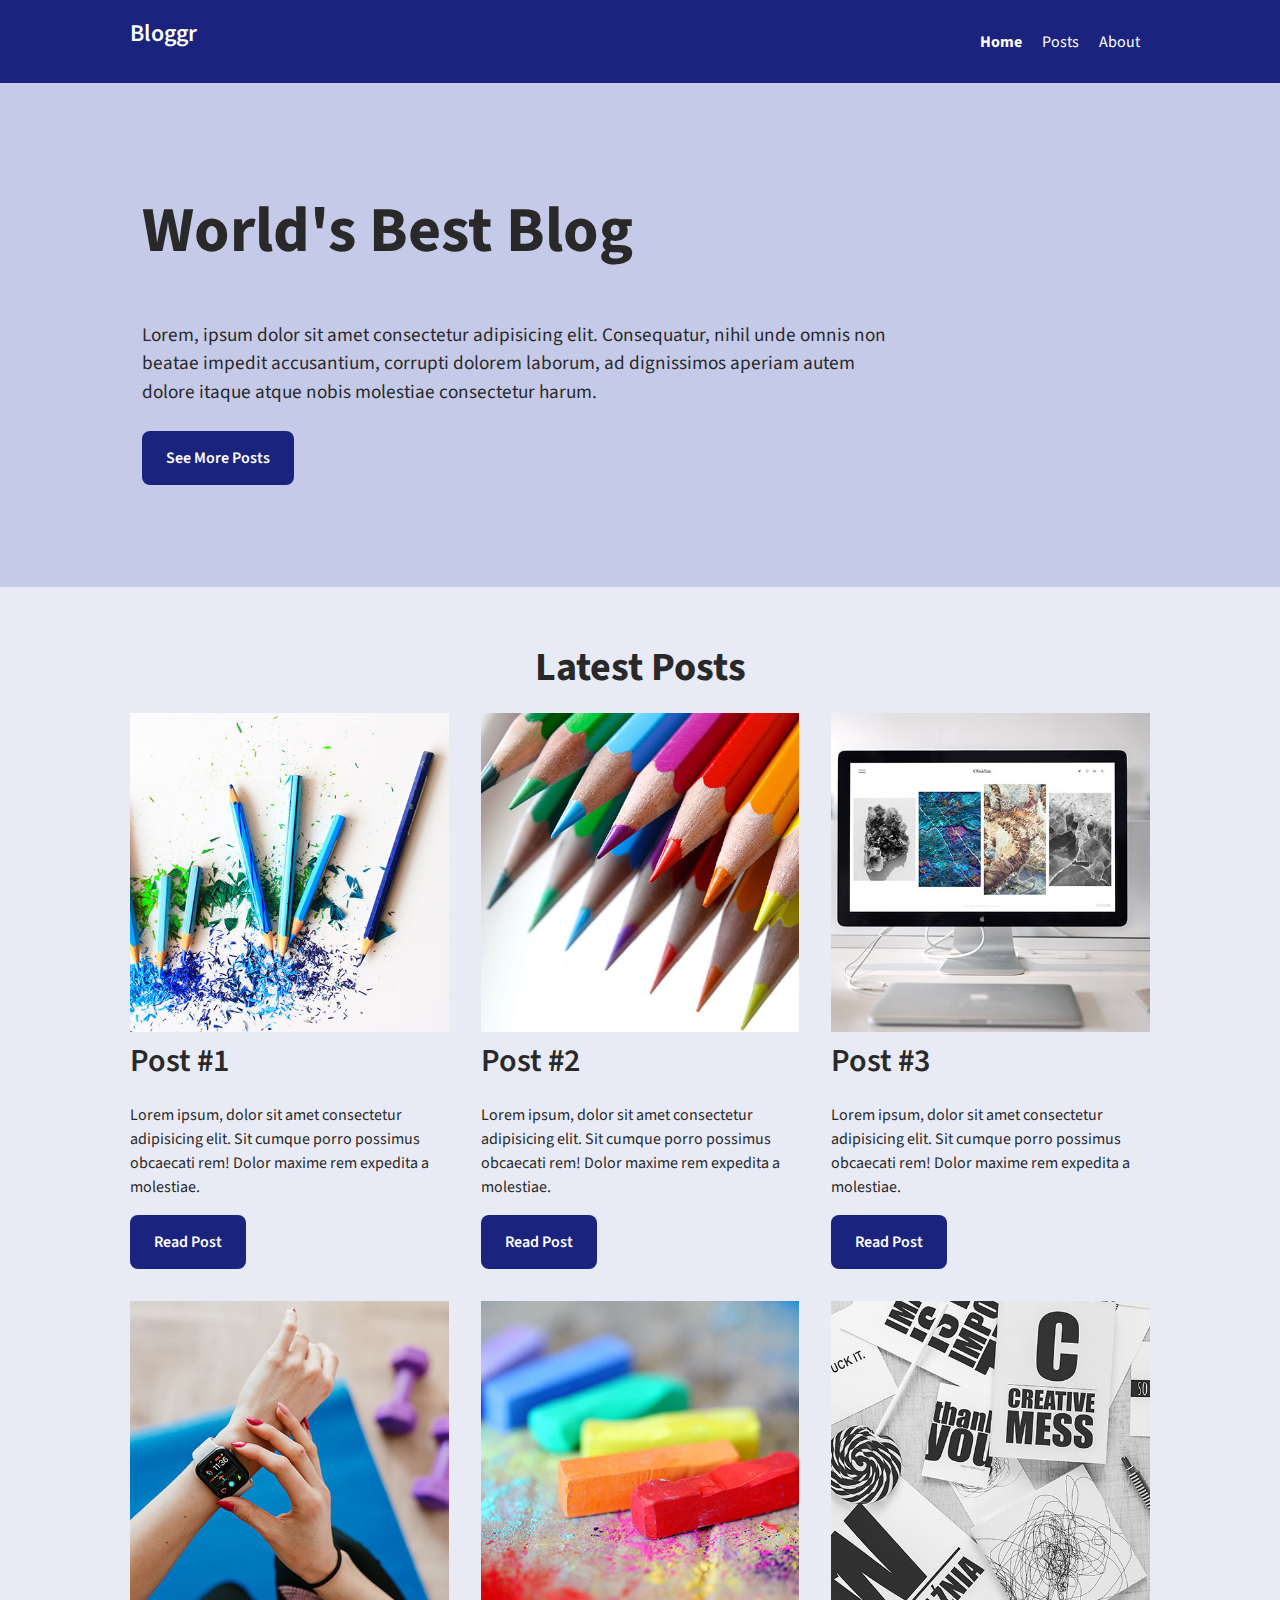
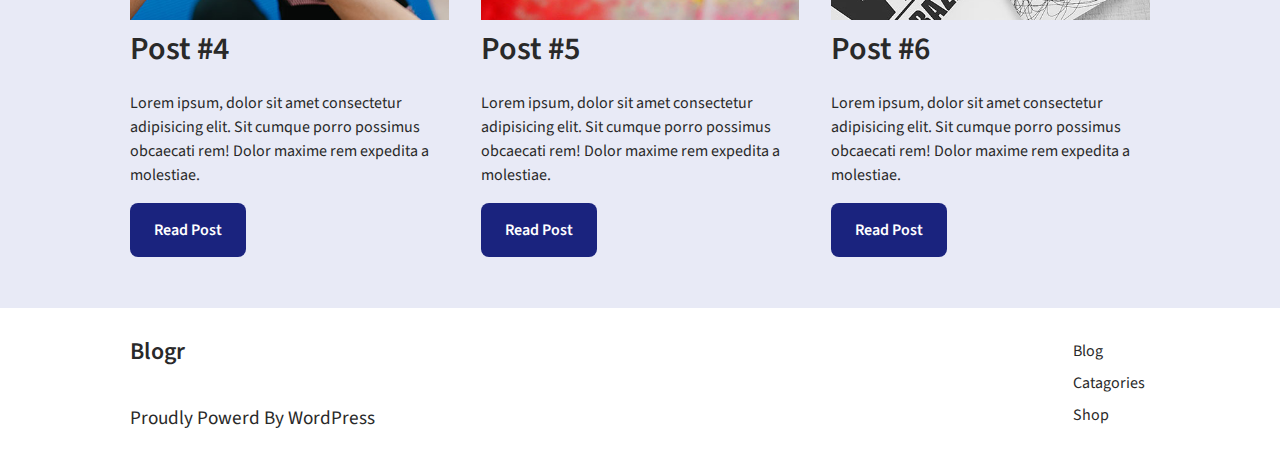
<file: index.html>
<!DOCTYPE html>
<html lang="en">
  <head>
    <meta charset="UTF-8" />
    <meta http-equiv="X-UA-Compatible" content="IE=edge" />
    <meta name="viewport" content="width=device-width, initial-scale=1.0" />
    <link rel="stylesheet" href="css/index.css" />
    <body>
    <title>Blog Template</title>
  </head>
    <!-- Header -->

    <header>
        <div class="wrapper">
            <div class="nav-content">
                <div class="nav-logo">
                <a href="index.html" class="logo">Bloggr</a>
                </div>
                <nav class="nav-links">
                    <ul> 
                        <li><a href="#" class="nav-link active">Home</a></li>
                        <li><a href="#" class="nav-link">Posts</a></li>
                        <li><a href="#" class="nav-link">About</a></li>
                    </ul>
                </nav>
            </div>
        </div>
    </header>
    <main> 
      <!-- Hero Area -->
      <section class="hero">
        <div class="wrapper">
          <div class="hero-txt">
            <h1>World's Best Blog</h1>
            <p>Lorem, ipsum dolor sit amet consectetur adipisicing elit. Consequatur, nihil unde omnis non beatae impedit accusantium, corrupti dolorem laborum, ad dignissimos aperiam autem dolore itaque atque nobis molestiae consectetur harum.</p>
          </div>
          <a href="#" class="btn">See More Posts</a>
        </div>
      </section>
      <!-- Posts -->
      <section class="posts">
        <div class="wrapper">
          <h1 class="section-title">Latest Posts</h1>
          <div class="post-grid">
            <div class="post">
              <a href="post-1.html">
                <img src="img/blog1.jpg" alt="">
              </a>
              <h4>Post #1</h4>
              <p>Lorem ipsum, dolor sit amet consectetur adipisicing elit. Sit cumque porro possimus obcaecati rem! Dolor maxime rem expedita a molestiae.</p>
              <a href="post-1.html" class="btn">Read Post</a>
            </div>
            <div class="post">
              <a href="post-2.html">
                <img src="img/blog2.jpg" alt="">
              </a>
              <h4>Post #2</h4>
              <p>Lorem ipsum, dolor sit amet consectetur adipisicing elit. Sit cumque porro possimus obcaecati rem! Dolor maxime rem expedita a molestiae.</p>
              <a href="post-2.html" class="btn">Read Post</a>
            </div>
            <div class="post">
              <a href="post-3.html">
                <img src="img/blog3.jpg" alt="">
              </a>
              <h4>Post #3</h4>
              <p>Lorem ipsum, dolor sit amet consectetur adipisicing elit. Sit cumque porro possimus obcaecati rem! Dolor maxime rem expedita a molestiae.</p>
              <a href="post-3.html" class="btn">Read Post</a>
            </div> 
            <div class="post">
              <a href="post-4.html">
                <img src="img/blog4.jpg" alt="">
              </a>
              <h4>Post #4</h4>
              <p>Lorem ipsum, dolor sit amet consectetur adipisicing elit. Sit cumque porro possimus obcaecati rem! Dolor maxime rem expedita a molestiae.</p>
              <a href="post-4" class="btn">Read Post</a>
            </div>
            <div class="post">
              <a href="post-5.html">
                <img src="img/blog5.jpg" alt="">
              </a>
              <h4>Post #5</h4>
              <p>Lorem ipsum, dolor sit amet consectetur adipisicing elit. Sit cumque porro possimus obcaecati rem! Dolor maxime rem expedita a molestiae.</p>
              <a href="post-5.html" class="btn">Read Post</a>
            </div>
            <div class="post">
              <a href="post-6.html">
                <img src="img/blog6.jpg" alt="">
              </a>
              <h4>Post #6</h4>
              <p>Lorem ipsum, dolor sit amet consectetur adipisicing elit. Sit cumque porro possimus obcaecati rem! Dolor maxime rem expedita a molestiae.</p>
              <a href="post-6.html" class="btn">Read Post</a>
            </div>
          </div>
          </div>
        </div>
      </section>
    </main>
    <footer>
      <div class="wrapper">
      <div class="footer-content">
        <div class="left">
          <a href="index.html" class="logo">Blogr</a>
          <p>Proudly Powerd By WordPress</p>
        </div>
        <div class="right">
          <ul>
            <li><a href="#">Blog</a></li>
            <li><a href="#">Catagories</a></li>
            <li><a href="#">Shop</a></li>
          </ul>
        </div>
      </div>
      </div>
    </footer>
  </body>
</html>
</file>
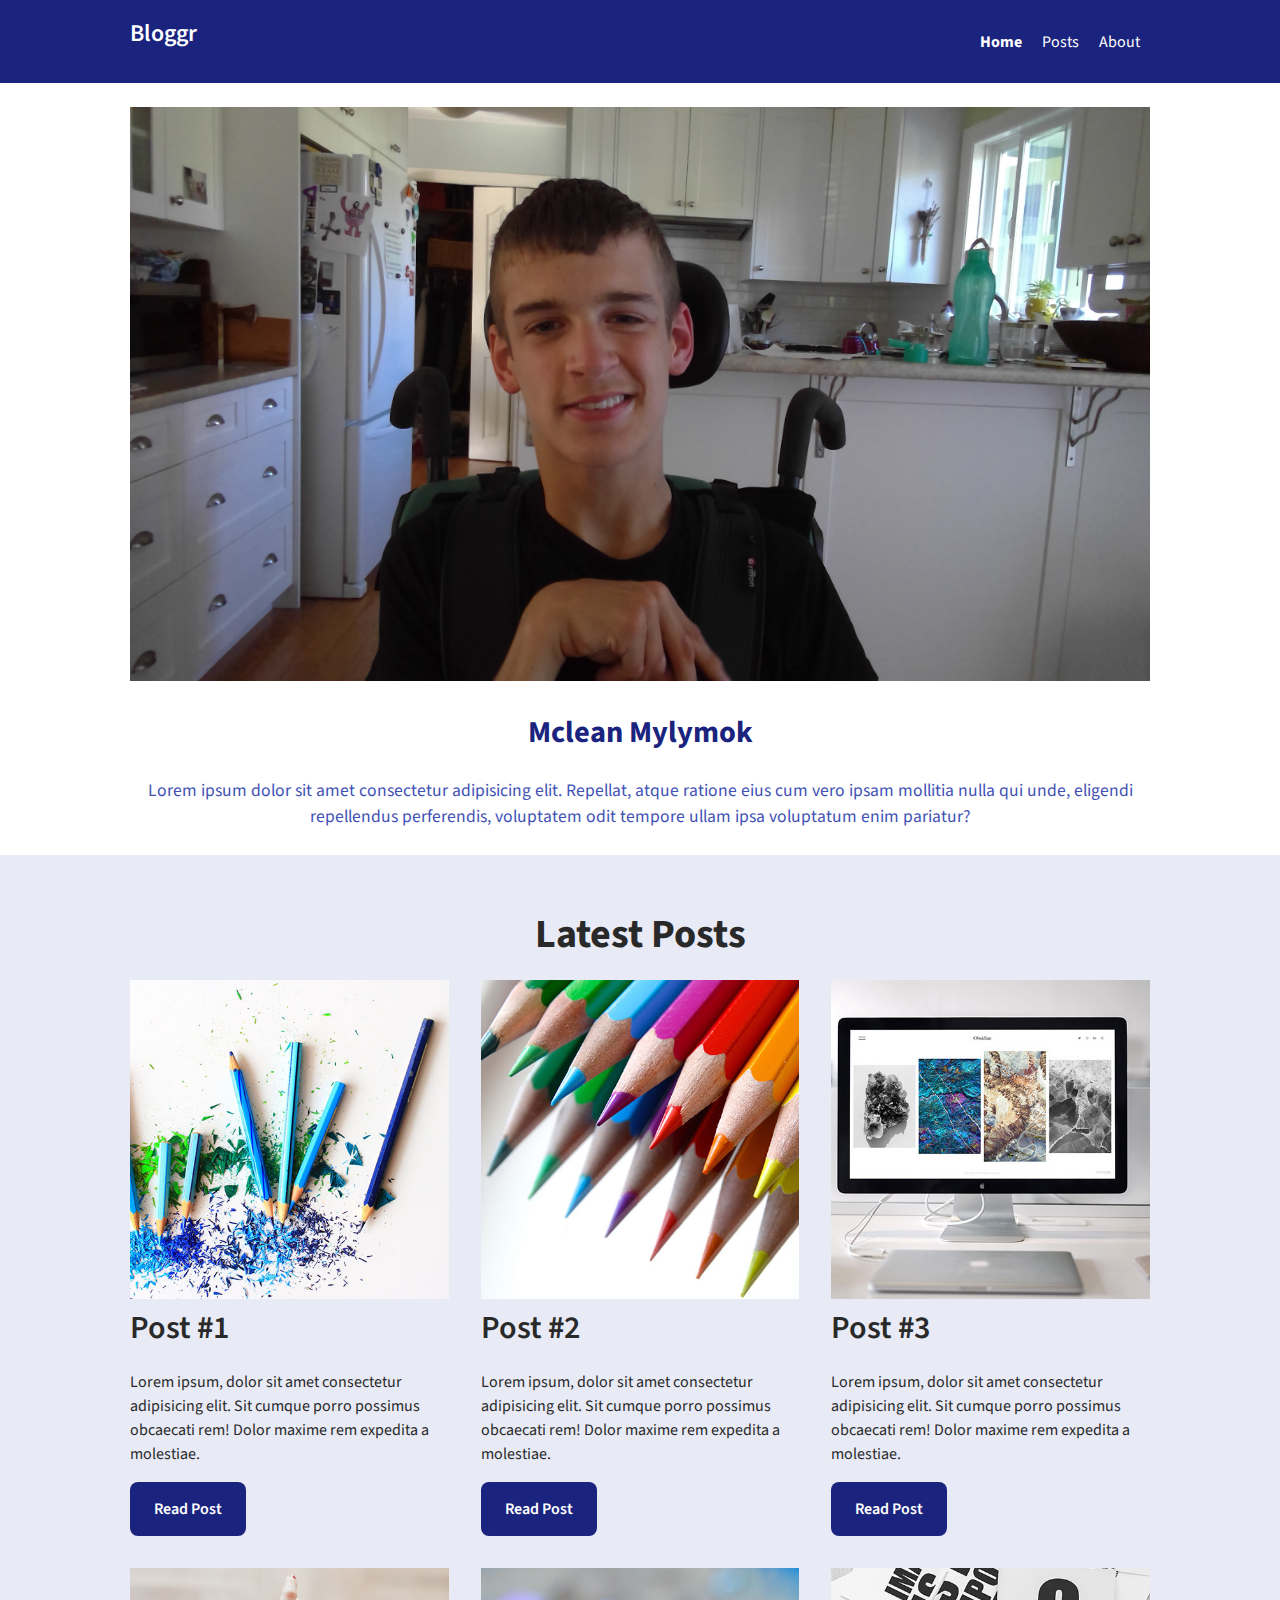
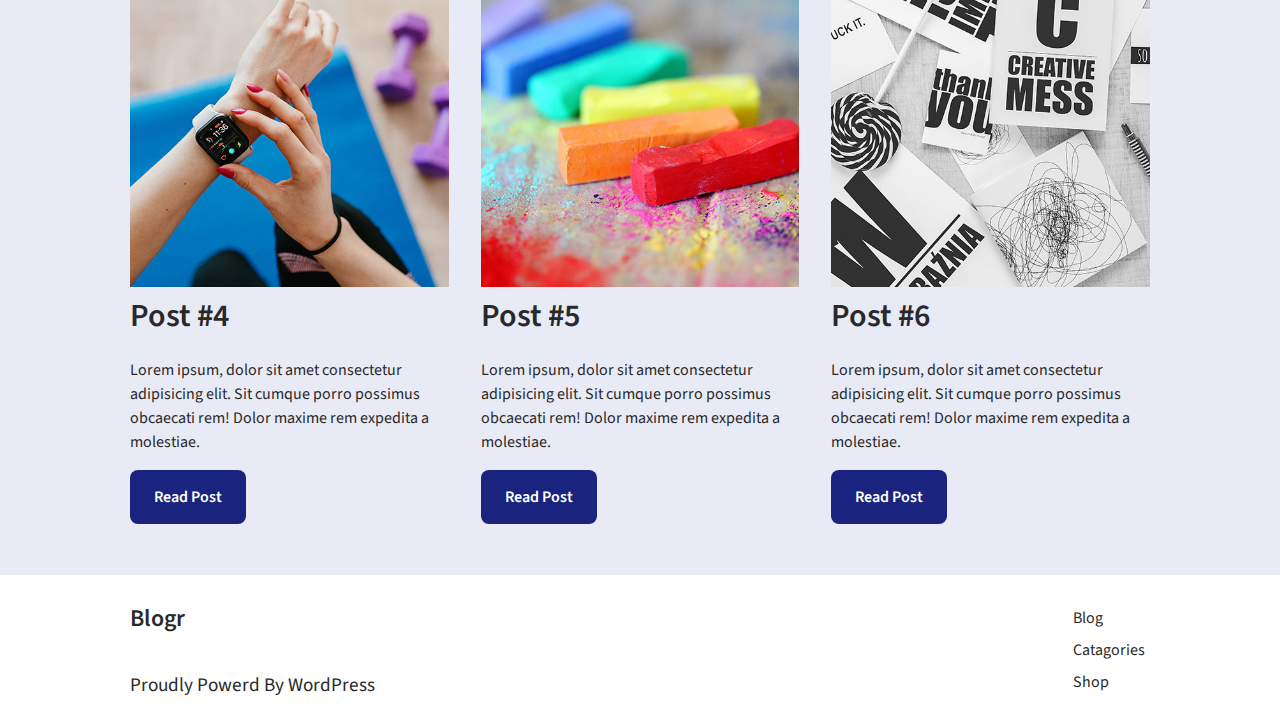
<file: mclean-mylymok.html>
<!DOCTYPE html>
<html lang="en">
  <head>
    <meta charset="UTF-8" />
    <meta http-equiv="X-UA-Compatible" content="IE=edge" />
    <meta name="viewport" content="width=device-width, initial-scale=1.0" />
    <link rel="stylesheet" href="css/index.css" />
    <body>
    <title>Blog Template</title>
  </head>
    <!-- Header -->

    <header>
        <div class="wrapper">
            <div class="nav-content">
                <div class="nav-logo">
                <a href="index.html" class="logo">Bloggr</a>
                </div>
                <nav class="nav-links">
                    <ul> 
                        <li><a href="#" class="nav-link active">Home</a></li>
                        <li><a href="#" class="nav-link">Posts</a></li>
                        <li><a href="#" class="nav-link">About</a></li>
                    </ul>
                </nav>
            </div>
        </div>
    </header>
    <main>
        <section class="info">
           <div class="wrapper">
            <div class="info-left">
                <img src="img/mclean.jpg" alt="">
            </div>
            <div class="info-right">
                <h1>Mclean Mylymok</h1>
                <p>Lorem ipsum dolor sit amet consectetur adipisicing elit. Repellat, atque ratione eius cum vero ipsam mollitia nulla qui unde, eligendi repellendus perferendis, voluptatem odit tempore ullam ipsa voluptatum enim pariatur?</p>
        </div>
           </div>
        </section> 
        <section class="posts">
            <div class="wrapper">
              <h1 class="section-title">Latest Posts</h1>
              <div class="post-grid">
                <div class="post">
                  <a href="post-1.html">
                    <img src="img/blog1.jpg" alt="">
                  </a>
                  <h4>Post #1</h4>
                  <p>Lorem ipsum, dolor sit amet consectetur adipisicing elit. Sit cumque porro possimus obcaecati rem! Dolor maxime rem expedita a molestiae.</p>
                  <a href="post-1.html" class="btn">Read Post</a>
                </div>
                <div class="post">
                  <a href="post-2.html">
                    <img src="img/blog2.jpg" alt="">
                  </a>
                  <h4>Post #2</h4>
                  <p>Lorem ipsum, dolor sit amet consectetur adipisicing elit. Sit cumque porro possimus obcaecati rem! Dolor maxime rem expedita a molestiae.</p>
                  <a href="post-2.html" class="btn">Read Post</a>
                </div>
                <div class="post">
                  <a href="post-3.html">
                    <img src="img/blog3.jpg" alt="">
                  </a>
                  <h4>Post #3</h4>
                  <p>Lorem ipsum, dolor sit amet consectetur adipisicing elit. Sit cumque porro possimus obcaecati rem! Dolor maxime rem expedita a molestiae.</p>
                  <a href="post-3.html" class="btn">Read Post</a>
                </div> 
                <div class="post">
                  <a href="post-4.html">
                    <img src="img/blog4.jpg" alt="">
                  </a>
                  <h4>Post #4</h4>
                  <p>Lorem ipsum, dolor sit amet consectetur adipisicing elit. Sit cumque porro possimus obcaecati rem! Dolor maxime rem expedita a molestiae.</p>
                  <a href="post-4" class="btn">Read Post</a>
                </div>
                <div class="post">
                  <a href="post-5.html">
                    <img src="img/blog5.jpg" alt="">
                  </a>
                  <h4>Post #5</h4>
                  <p>Lorem ipsum, dolor sit amet consectetur adipisicing elit. Sit cumque porro possimus obcaecati rem! Dolor maxime rem expedita a molestiae.</p>
                  <a href="post-5.html" class="btn">Read Post</a>
                </div>
                <div class="post">
                  <a href="post-6.html">
                    <img src="img/blog6.jpg" alt="">
                  </a>
                  <h4>Post #6</h4>
                  <p>Lorem ipsum, dolor sit amet consectetur adipisicing elit. Sit cumque porro possimus obcaecati rem! Dolor maxime rem expedita a molestiae.</p>
                  <a href="post-6.html" class="btn">Read Post</a>
                </div>
              </div>
              </div>
            </div>
          </section>
    </main>
    <footer>
        <div class="wrapper">
        <div class="footer-content">
          <div class="left">
            <a href="index.html" class="logo">Blogr</a>
            <p>Proudly Powerd By WordPress</p>
          </div>
          <div class="right">
            <ul>
              <li><a href="#">Blog</a></li>
              <li><a href="#">Catagories</a></li>
              <li><a href="#">Shop</a></li>
            </ul>
          </div>
        </div>
        </div>
      </footer>
    </body>
  </html>
</file>
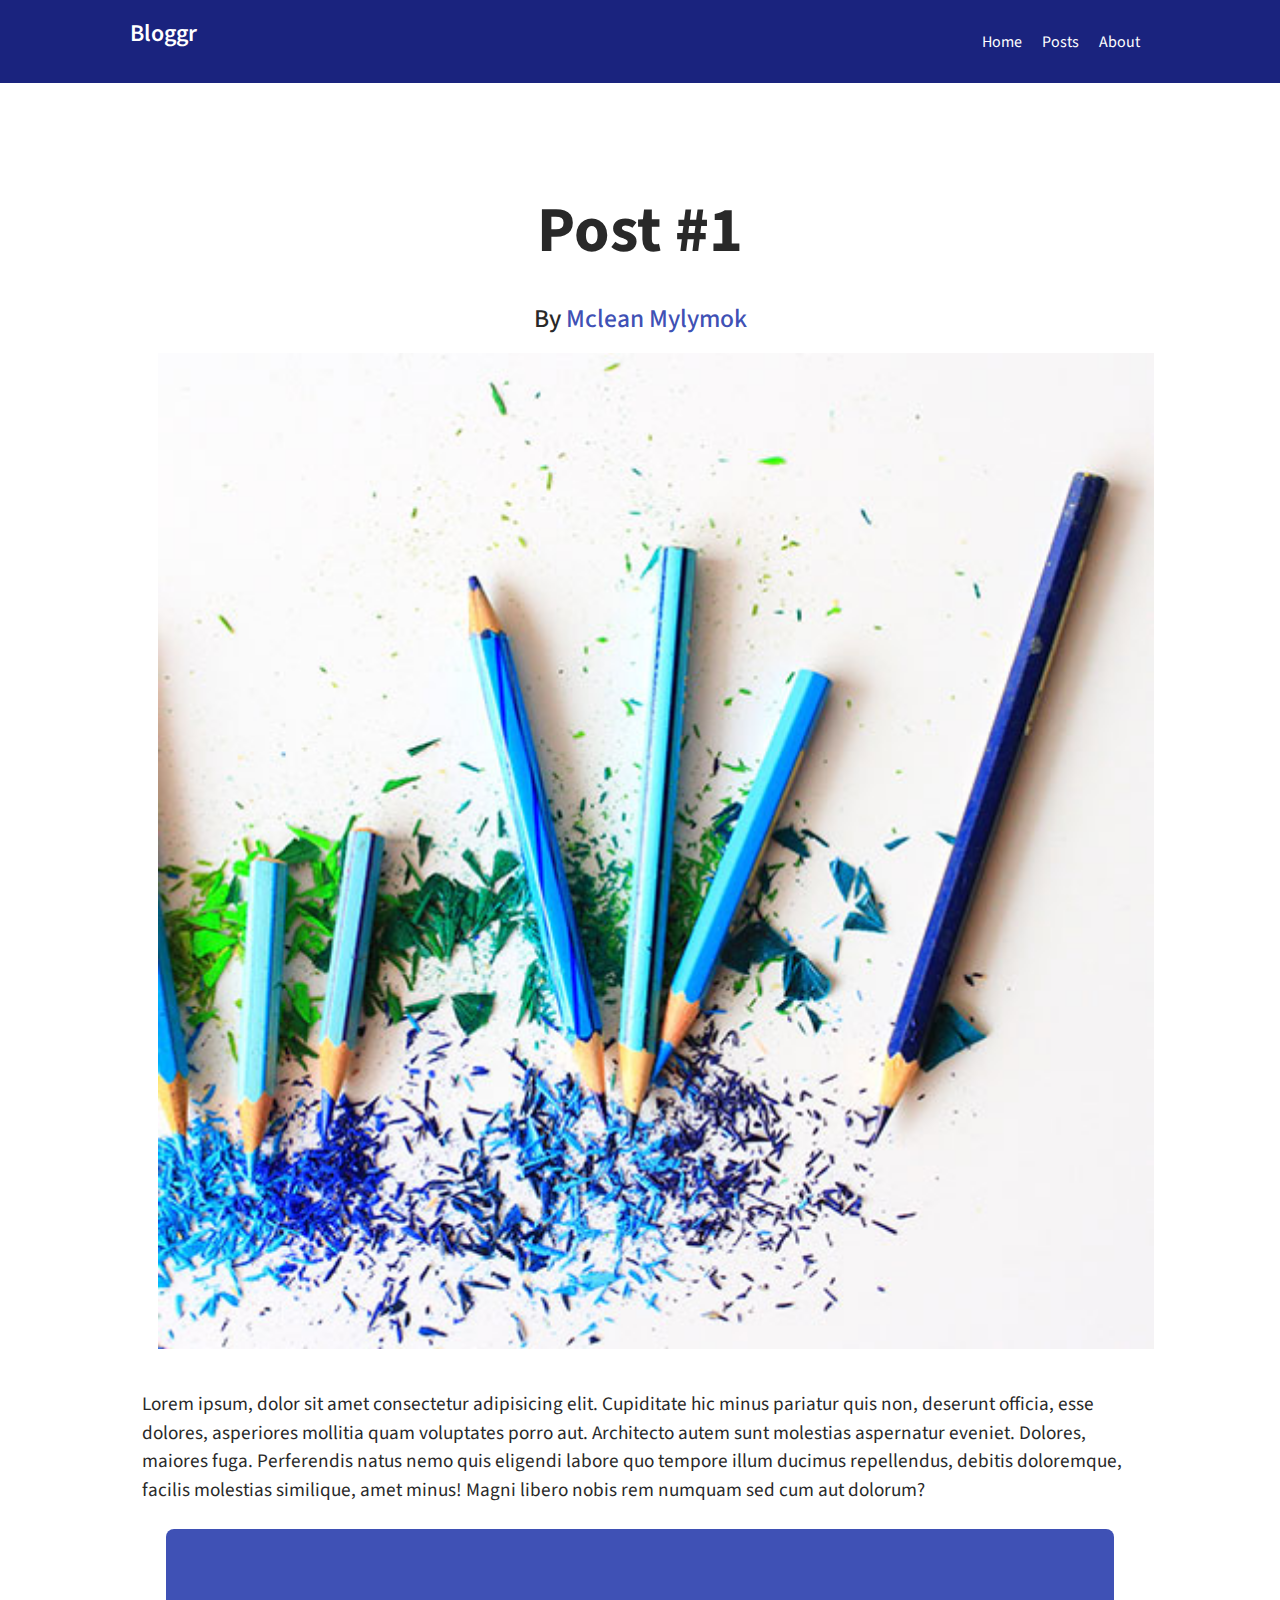
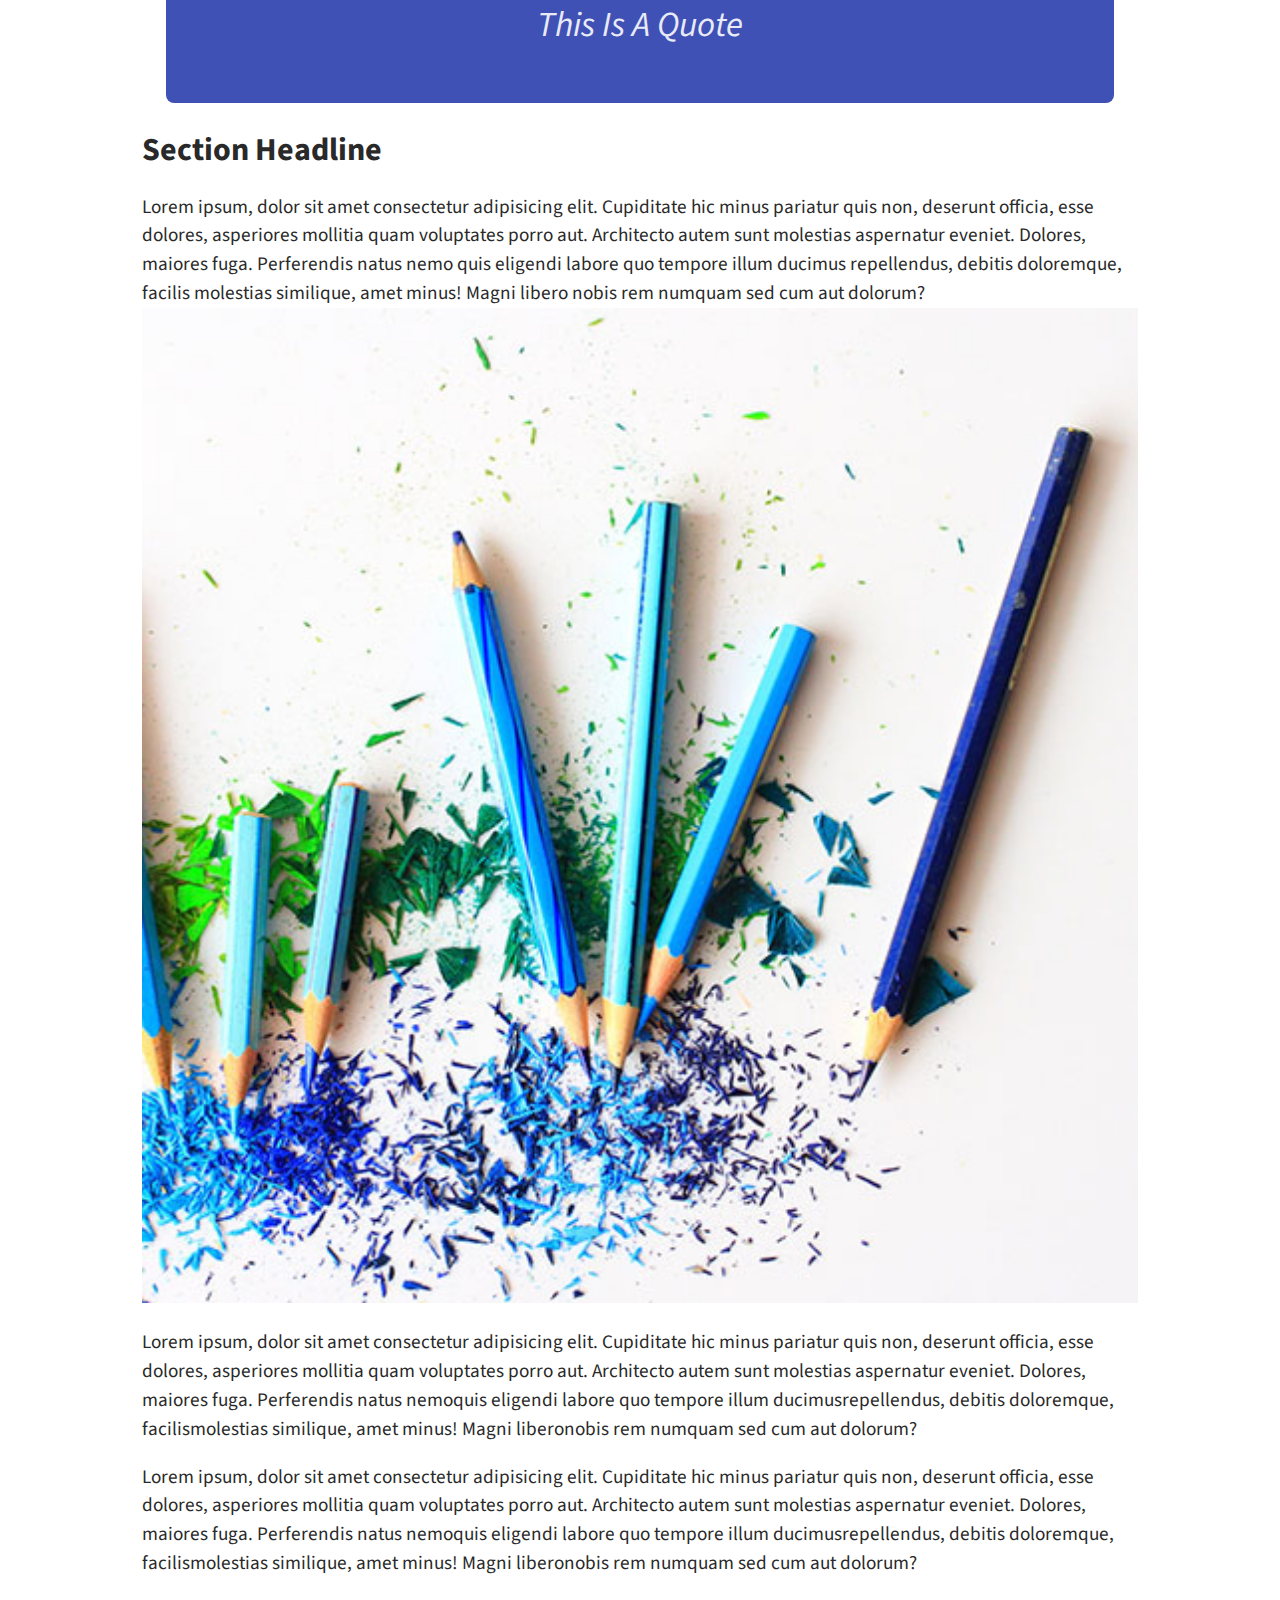
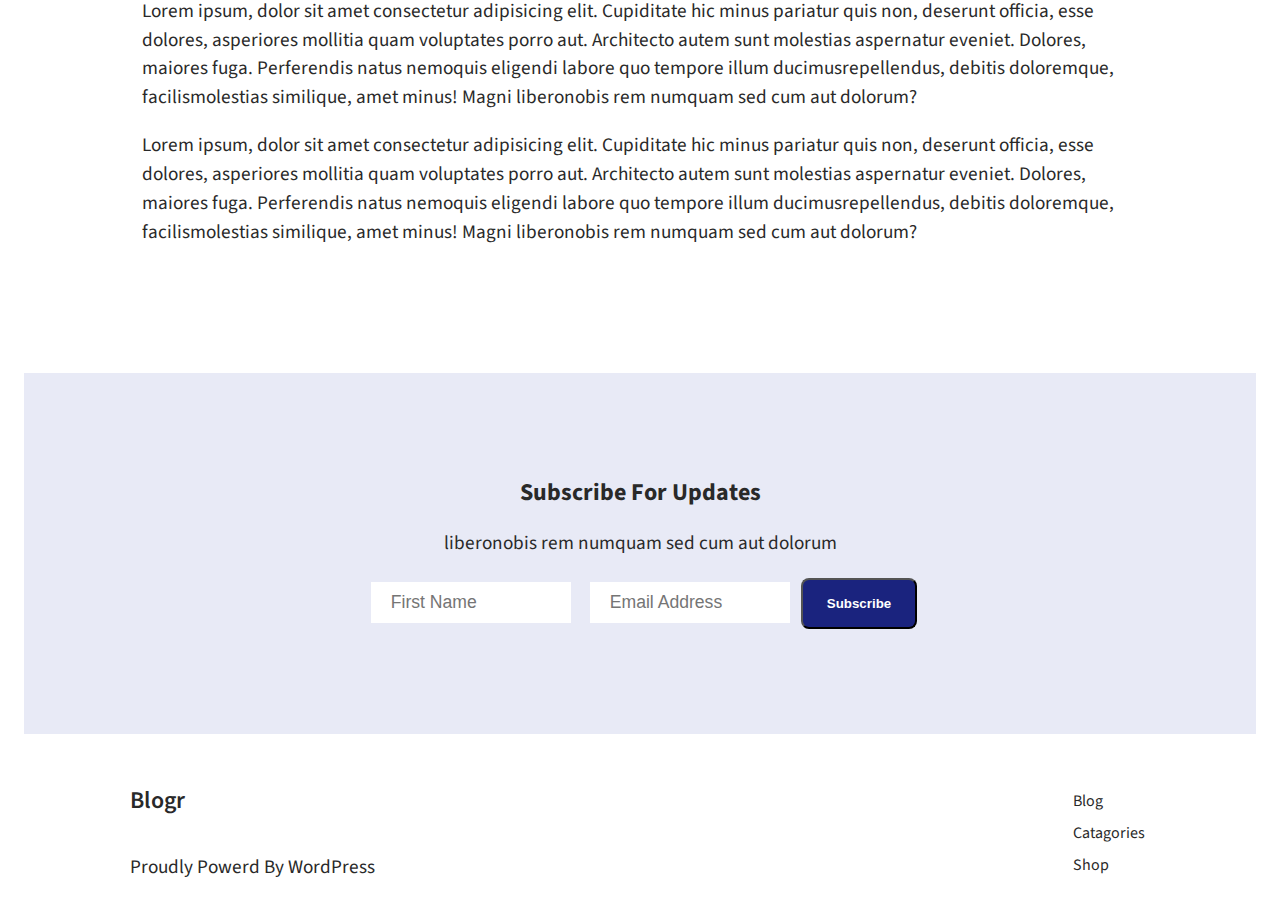
<file: post-1.html>
<!DOCTYPE html>
<html lang="en">
  <head>
    <meta charset="UTF-8" />
    <meta http-equiv="X-UA-Compatible" content="IE=edge" />
    <meta name="viewport" content="width=device-width, initial-scale=1.0" />
    <link rel="stylesheet" href="css/index.css" />
    <body>
    <title>Post 1</title>
  </head>
    <!-- Header -->

    <header>
        <div class="wrapper">
            <div class="nav-content">
                <div class="nav-logo">
                <a href="index.html" class="logo">Bloggr</a>
                </div>
                <nav class="nav-links">
                    <ul> 
                        <li><a href="index.html" class="nav-link">Home</a></li>
                        <li><a href="#" class="nav-link">Posts</a></li>
                        <li><a href="#" class="nav-link">About</a></li>
                    </ul>
                </nav>
            </div>
        </div>
    </header>
    <main>
        <section class="content">
            <div class="wrapper">
                <div class="main"> 
                    <h1 class="post-title">Post #1</h1>
                    <h2 class="author">By <a href="mclean-mylymok.html"><span>Mclean Mylymok</span></a></h2>
                    <img src="img/blog1.jpg" alt="" class="thumbnail">
                    <p>Lorem ipsum, dolor sit amet consectetur adipisicing elit. Cupiditate hic minus pariatur quis non, deserunt officia, esse dolores, asperiores mollitia quam voluptates porro aut. Architecto autem sunt molestias aspernatur eveniet.
                    Dolores, maiores fuga. Perferendis natus nemo quis eligendi labore quo tempore illum ducimus repellendus, debitis doloremque, facilis molestias similique, amet minus! Magni libero nobis rem numquam sed cum aut dolorum?</p>
                    <div class="blockquote">
                        <p>This Is A Quote</h1>
                    </div>
                   <h1>Section Headline</h1>
                   <p>Lorem ipsum, dolor sit amet consectetur adipisicing elit. Cupiditate hic minus pariatur quis non, deserunt officia, esse dolores, asperiores mollitia quam voluptates porro aut. Architecto autem sunt molestias aspernatur eveniet.
                    Dolores, maiores fuga. Perferendis natus nemo quis eligendi labore quo tempore illum ducimus repellendus, debitis doloremque, facilis molestias similique, amet minus! Magni libero nobis rem numquam sed cum aut dolorum?</p>
                    <img src="img/blog1.jpg" alt="">
                    <p>Lorem ipsum, dolor sit amet consectetur adipisicing elit. Cupiditate hic minus pariatur quis non, deserunt officia, esse dolores, asperiores mollitia quam voluptates porro aut. Architecto autem sunt molestias aspernatur eveniet.
                     Dolores, maiores fuga. Perferendis natus nemoquis eligendi labore quo tempore illum ducimusrepellendus, debitis doloremque, facilismolestias similique, amet minus! Magni liberonobis rem numquam sed cum aut dolorum?</p>

                    <p>Lorem ipsum, dolor sit amet consectetur adipisicing elit. Cupiditate hic minus pariatur quis non, deserunt officia, esse dolores, asperiores mollitia quam voluptates porro aut. Architecto autem sunt molestias aspernatur eveniet.
                     Dolores, maiores fuga. Perferendis natus nemoquis eligendi labore quo tempore illum ducimusrepellendus, debitis doloremque, facilismolestias similique, amet minus! Magni liberonobis rem numquam sed cum aut dolorum?</p>

                    <p>Lorem ipsum, dolor sit amet consectetur adipisicing elit. Cupiditate hic minus pariatur quis non, deserunt officia, esse dolores, asperiores mollitia quam voluptates porro aut. Architecto autem sunt molestias aspernatur eveniet.
                     Dolores, maiores fuga. Perferendis natus nemoquis eligendi labore quo tempore illum ducimusrepellendus, debitis doloremque, facilismolestias similique, amet minus! Magni liberonobis rem numquam sed cum aut dolorum?</p>

                    <p>Lorem ipsum, dolor sit amet consectetur adipisicing elit. Cupiditate hic minus pariatur quis non, deserunt officia, esse dolores, asperiores mollitia quam voluptates porro aut. Architecto autem sunt molestias aspernatur eveniet.
                     Dolores, maiores fuga. Perferendis natus nemoquis eligendi labore quo tempore illum ducimusrepellendus, debitis doloremque, facilismolestias similique, amet minus! Magni liberonobis rem numquam sed cum aut dolorum?</p>
                </div>
            </div>
            
        </section>
        <section class="email">
          <div class="wrapper">
            <h1>Subscribe For Updates</h1>
            <p>liberonobis rem numquam sed cum aut dolorum</p> 
            <form name="Email Opt In" method="POST" data-netlify="true" onSubmit="submit"  action="/success.html/" bot-field">
              <imput name="bot-field">

                <input type="text" name="First Name" placeholder="First Name" class="field"">
              <input name="Email" type="email" placeholder="Email Address" class="field">
              <button class="btn" type="submit">Subscribe</button>
            </form>
          </div>
        </section>
    </main>
    <footer>
        <div class="wrapper">
        <div class="footer-content">
          <div class="left">
            <a href="index.html" class="logo">Blogr</a>
            <p>Proudly Powerd By WordPress</p>
          </div>
          <div class="right">
            <ul>
              <li><a href="#">Blog</a></li>
              <li><a href="#">Catagories</a></li>
              <li><a href="#">Shop</a></li>
            </ul>
          </div>
        </div>
        </div>
      </footer>
    </body>
  </html>
</file>
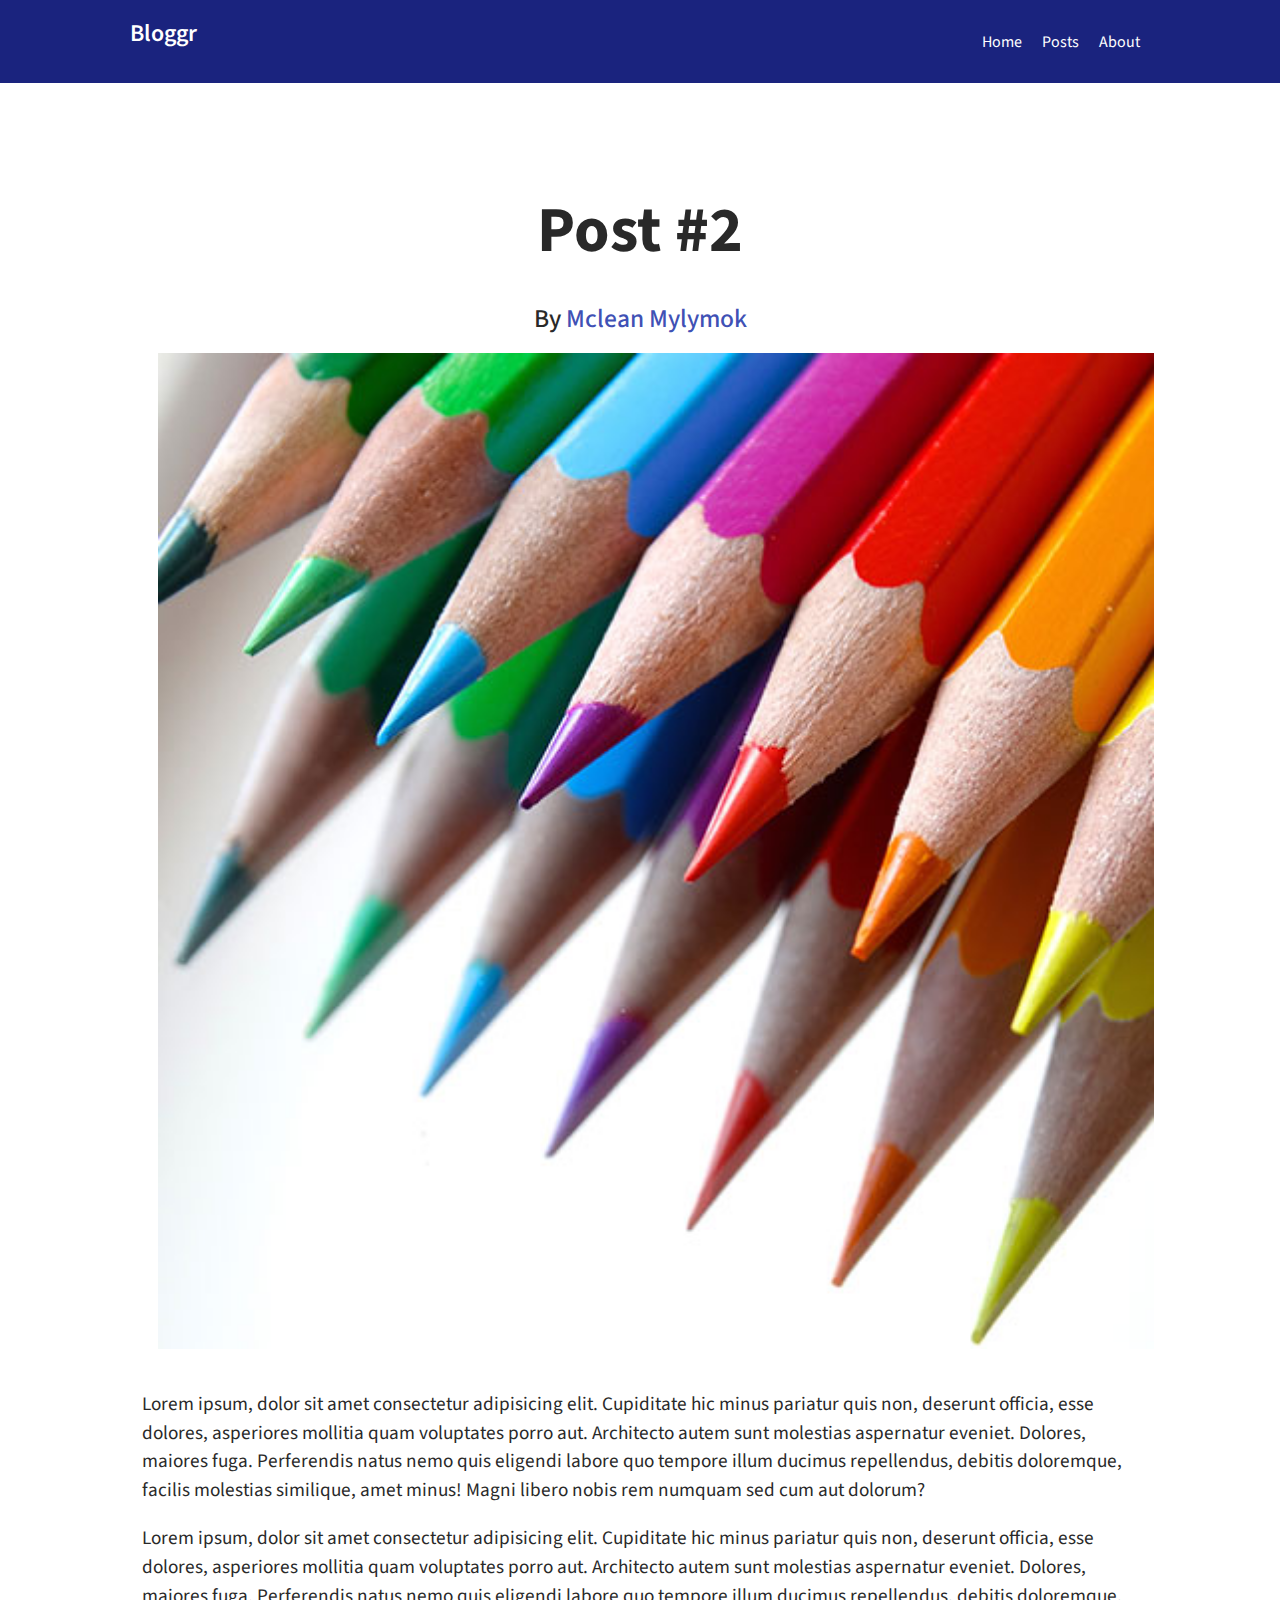
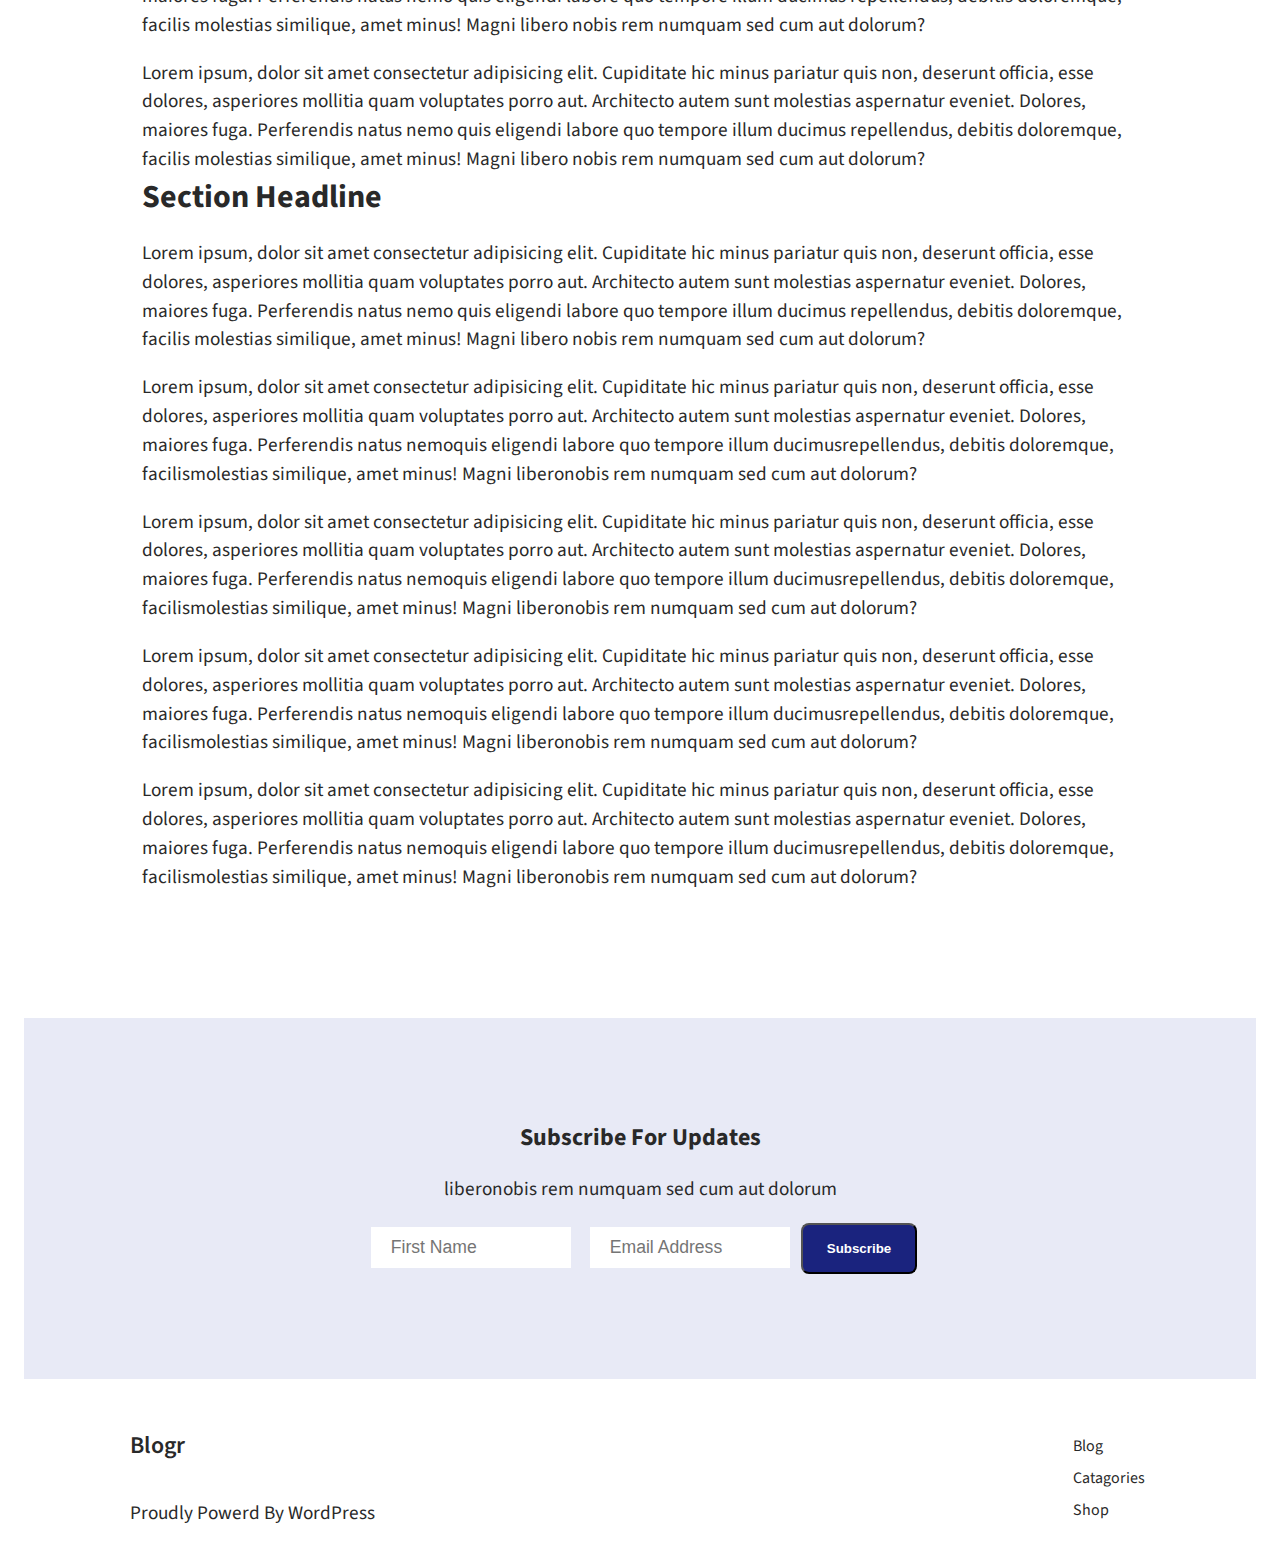
<file: post-2.html>
<!DOCTYPE html>
<html lang="en">
  <head>
    <meta charset="UTF-8" />
    <meta http-equiv="X-UA-Compatible" content="IE=edge" />
    <meta name="viewport" content="width=device-width, initial-scale=1.0" />
    <link rel="stylesheet" href="css/index.css" />
    <body>
    <title>Post 2</title>
  </head>
    <!-- Header -->

    <header>
        <div class="wrapper">
            <div class="nav-content">
                <div class="nav-logo">
                <a href="index.html" class="logo">Bloggr</a>
                </div>
                <nav class="nav-links">
                    <ul> 
                        <li><a href="#" class="nav-link">Home</a></li>
                        <li><a href="#" class="nav-link">Posts</a></li>
                        <li><a href="#" class="nav-link">About</a></li>
                    </ul>
                </nav>
            </div>
        </div>
    </header>
    <main>
        <section class="content">
            <div class="wrapper">
                <div class="main"> 
                    <h1 class="post-title">Post #2</h1>
                    <h2 class="author">By <a href="mclean-mylymok.html"><span>Mclean Mylymok</span></a></h2>
                    <img src="img/blog2.jpg" alt="" class="thumbnail">
                    <p>Lorem ipsum, dolor sit amet consectetur adipisicing elit. Cupiditate hic minus pariatur quis non, deserunt officia, esse dolores, asperiores mollitia quam voluptates porro aut. Architecto autem sunt molestias aspernatur eveniet.
                    Dolores, maiores fuga. Perferendis natus nemo quis eligendi labore quo tempore illum ducimus repellendus, debitis doloremque, facilis molestias similique, amet minus! Magni libero nobis rem numquam sed cum aut dolorum?</p>
                    <p>Lorem ipsum, dolor sit amet consectetur adipisicing elit. Cupiditate hic minus pariatur quis non, deserunt officia, esse dolores, asperiores mollitia quam voluptates porro aut. Architecto autem sunt molestias aspernatur eveniet.
                    Dolores, maiores fuga. Perferendis natus nemo quis eligendi labore quo tempore illum ducimus repellendus, debitis doloremque, facilis molestias similique, amet minus! Magni libero nobis rem numquam sed cum aut dolorum?</p>

                    <p>Lorem ipsum, dolor sit amet consectetur adipisicing elit. Cupiditate hic minus pariatur quis non, deserunt officia, esse dolores, asperiores mollitia quam voluptates porro aut. Architecto autem sunt molestias aspernatur eveniet.
                    Dolores, maiores fuga. Perferendis natus nemo quis eligendi labore quo tempore illum ducimus repellendus, debitis doloremque, facilis molestias similique, amet minus! Magni libero nobis rem numquam sed cum aut dolorum?</p>

                   <h1>Section Headline</h1>
                   <p>Lorem ipsum, dolor sit amet consectetur adipisicing elit. Cupiditate hic minus pariatur quis non, deserunt officia, esse dolores, asperiores mollitia quam voluptates porro aut. Architecto autem sunt molestias aspernatur eveniet.
                    Dolores, maiores fuga. Perferendis natus nemo quis eligendi labore quo tempore illum ducimus repellendus, debitis doloremque, facilis molestias similique, amet minus! Magni libero nobis rem numquam sed cum aut dolorum?</p>

                    <p>Lorem ipsum, dolor sit amet consectetur adipisicing elit. Cupiditate hic minus pariatur quis non, deserunt officia, esse dolores, asperiores mollitia quam voluptates porro aut. Architecto autem sunt molestias aspernatur eveniet.
                     Dolores, maiores fuga. Perferendis natus nemoquis eligendi labore quo tempore illum ducimusrepellendus, debitis doloremque, facilismolestias similique, amet minus! Magni liberonobis rem numquam sed cum aut dolorum?</p>

                    <p>Lorem ipsum, dolor sit amet consectetur adipisicing elit. Cupiditate hic minus pariatur quis non, deserunt officia, esse dolores, asperiores mollitia quam voluptates porro aut. Architecto autem sunt molestias aspernatur eveniet.
                     Dolores, maiores fuga. Perferendis natus nemoquis eligendi labore quo tempore illum ducimusrepellendus, debitis doloremque, facilismolestias similique, amet minus! Magni liberonobis rem numquam sed cum aut dolorum?</p>

                    <p>Lorem ipsum, dolor sit amet consectetur adipisicing elit. Cupiditate hic minus pariatur quis non, deserunt officia, esse dolores, asperiores mollitia quam voluptates porro aut. Architecto autem sunt molestias aspernatur eveniet.
                     Dolores, maiores fuga. Perferendis natus nemoquis eligendi labore quo tempore illum ducimusrepellendus, debitis doloremque, facilismolestias similique, amet minus! Magni liberonobis rem numquam sed cum aut dolorum?</p>

                    <p>Lorem ipsum, dolor sit amet consectetur adipisicing elit. Cupiditate hic minus pariatur quis non, deserunt officia, esse dolores, asperiores mollitia quam voluptates porro aut. Architecto autem sunt molestias aspernatur eveniet.
                     Dolores, maiores fuga. Perferendis natus nemoquis eligendi labore quo tempore illum ducimusrepellendus, debitis doloremque, facilismolestias similique, amet minus! Magni liberonobis rem numquam sed cum aut dolorum?</p>
                </div>
            </div>
            
        </section>
        <section class="email">
          <div class="wrapper">
            <h1>Subscribe For Updates</h1>
            <p>liberonobis rem numquam sed cum aut dolorum</p> 
            <form name="Email Opt In" method="POST" data-netlify="true" onSubmit="submit"  action="/success.html/" bot-field">
              <imput name="bot-field">

                <input type="text" name="First Name" placeholder="First Name" class="field"">
              <input name="Email" type="email" placeholder="Email Address" class="field">
              <button class="btn" type="submit">Subscribe</button>
            </form>
          </div>
        </section>
    </main>
    <footer>
        <div class="wrapper">
        <div class="footer-content">
          <div class="left">
            <a href="index.html" class="logo">Blogr</a>
            <p>Proudly Powerd By WordPress</p>
          </div>
          <div class="right">
            <ul>
              <li><a href="#">Blog</a></li>
              <li><a href="#">Catagories</a></li>
              <li><a href="#">Shop</a></li>
            </ul>
          </div>
        </div>
        </div>
      </footer>
    </body>
  </html>
</file>
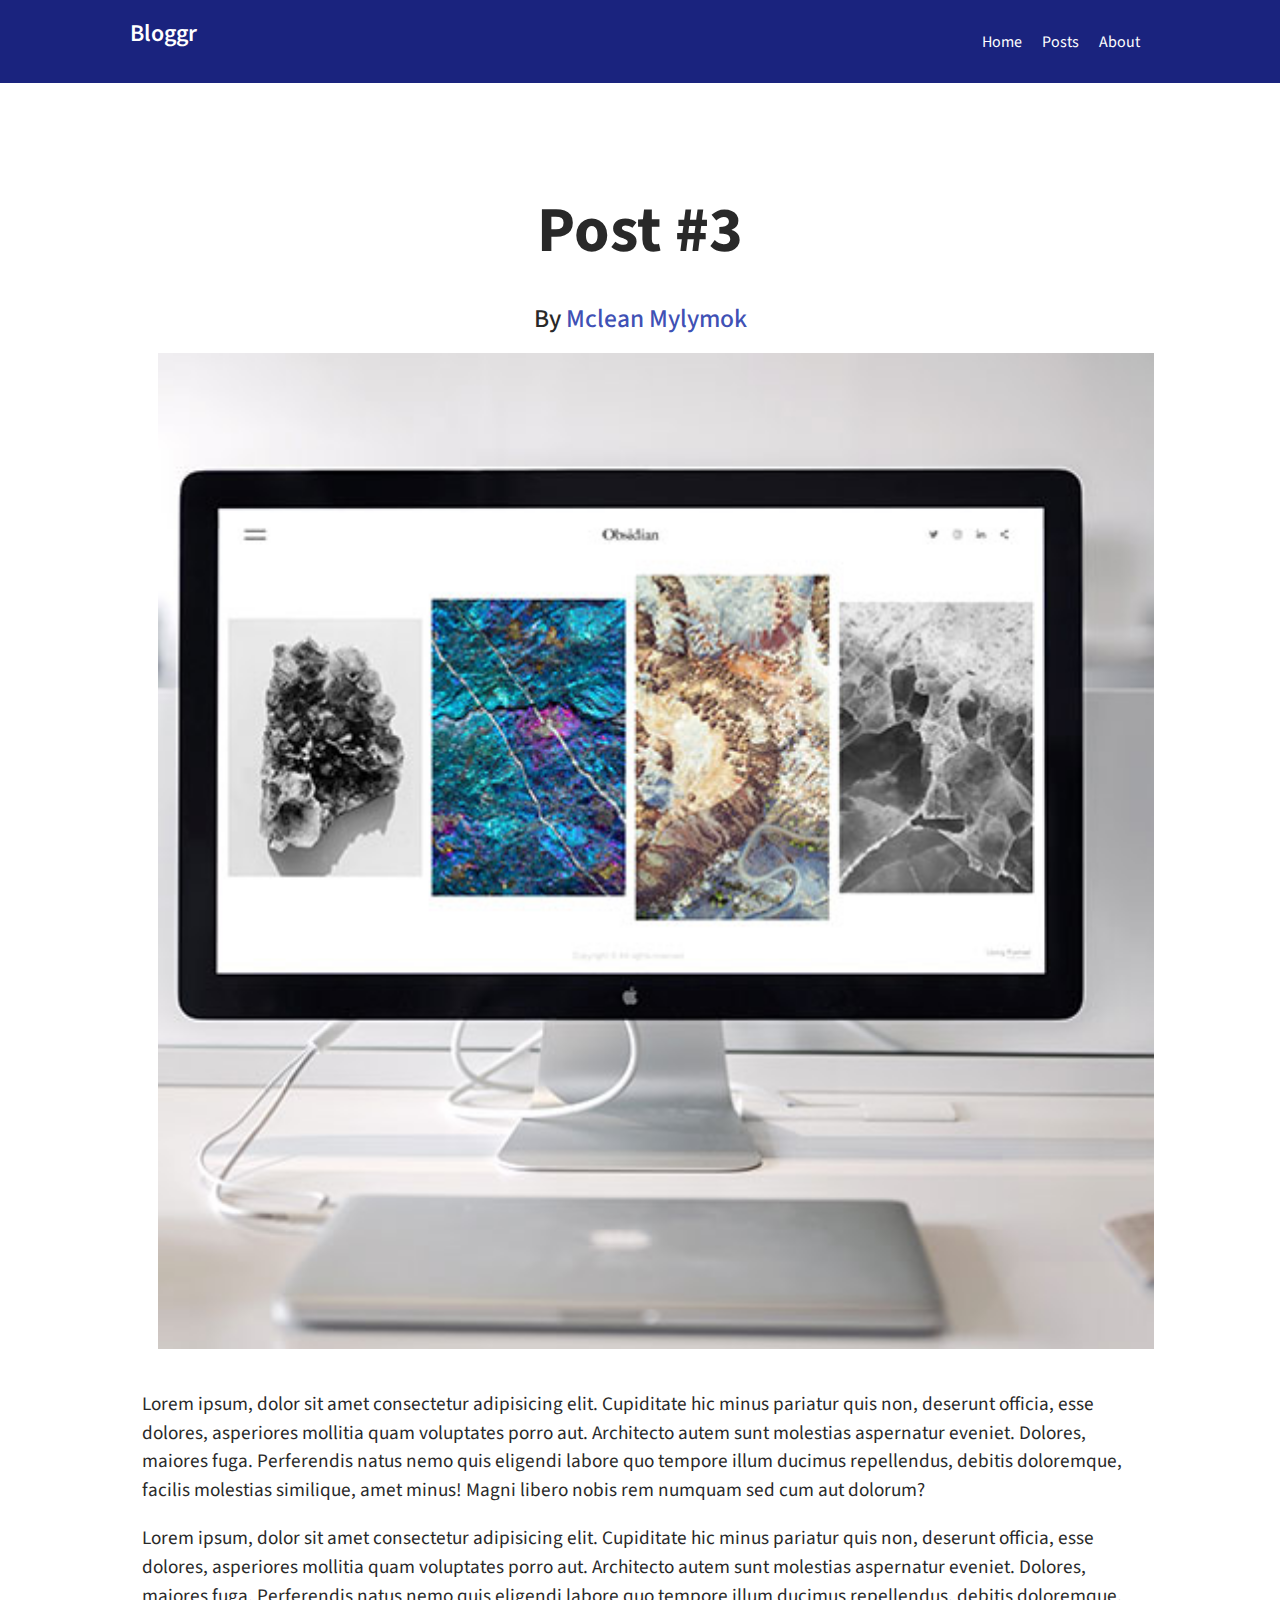
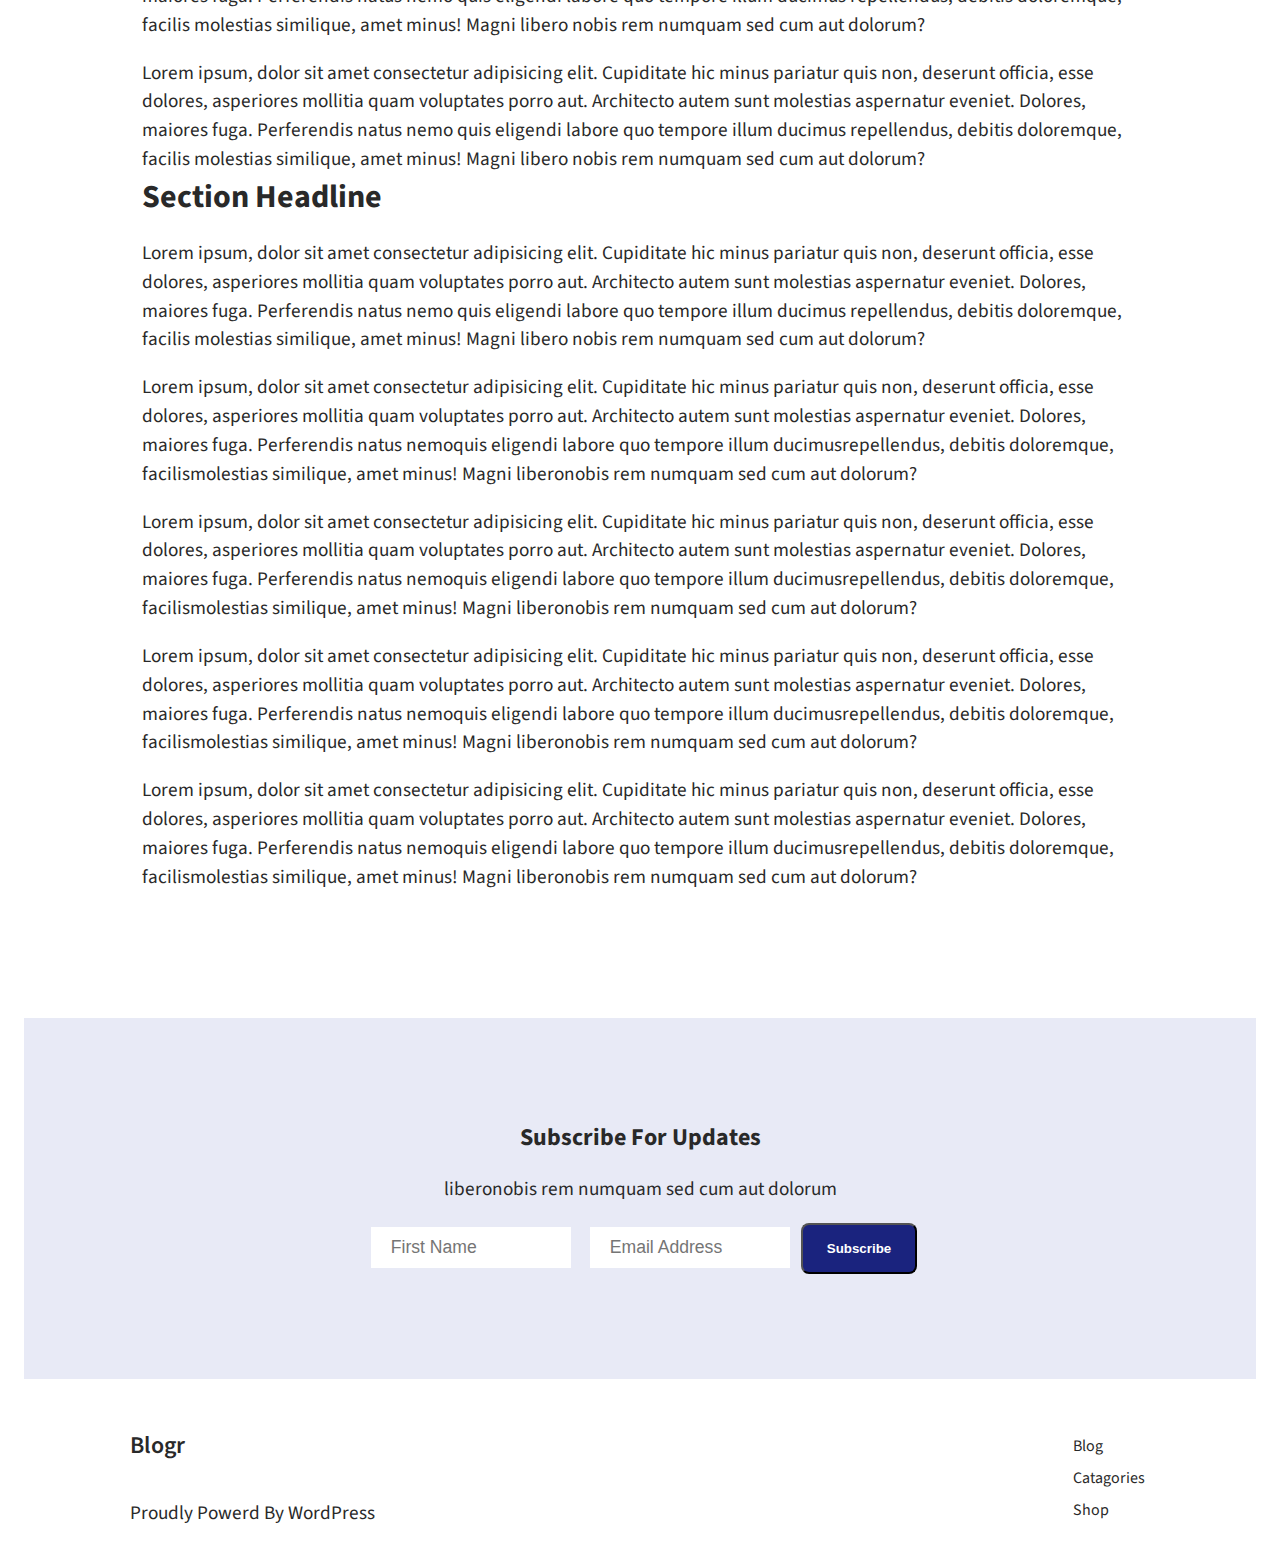
<file: post-3.html>
<!DOCTYPE html>
<html lang="en">
  <head>
    <meta charset="UTF-8" />
    <meta http-equiv="X-UA-Compatible" content="IE=edge" />
    <meta name="viewport" content="width=device-width, initial-scale=1.0" />
    <link rel="stylesheet" href="css/index.css" />
    <body>
    <title>Post 3</title>
  </head>
    <!-- Header -->

    <header>
        <div class="wrapper">
            <div class="nav-content">
                <div class="nav-logo">
                <a href="index.html" class="logo">Bloggr</a>
                </div>
                <nav class="nav-links">
                    <ul> 
                        <li><a href="index.html" class="nav-link">Home</a></li>
                        <li><a href="#" class="nav-link">Posts</a></li>
                        <li><a href="#" class="nav-link">About</a></li>
                    </ul>
                </nav>
            </div>
        </div>
    </header>
    <main>
        <section class="content">
            <div class="wrapper">
                <div class="main"> 
                    <h1 class="post-title">Post #3</h1>
                    <h2 class="author">By <a href="mclean-mylymok.html"><span>Mclean Mylymok</span></a></h2>
                    <img src="img/blog3.jpg" alt="" class="thumbnail">
                    <p>Lorem ipsum, dolor sit amet consectetur adipisicing elit. Cupiditate hic minus pariatur quis non, deserunt officia, esse dolores, asperiores mollitia quam voluptates porro aut. Architecto autem sunt molestias aspernatur eveniet.
                    Dolores, maiores fuga. Perferendis natus nemo quis eligendi labore quo tempore illum ducimus repellendus, debitis doloremque, facilis molestias similique, amet minus! Magni libero nobis rem numquam sed cum aut dolorum?</p>
                    <p>Lorem ipsum, dolor sit amet consectetur adipisicing elit. Cupiditate hic minus pariatur quis non, deserunt officia, esse dolores, asperiores mollitia quam voluptates porro aut. Architecto autem sunt molestias aspernatur eveniet.
                    Dolores, maiores fuga. Perferendis natus nemo quis eligendi labore quo tempore illum ducimus repellendus, debitis doloremque, facilis molestias similique, amet minus! Magni libero nobis rem numquam sed cum aut dolorum?</p>

                    <p>Lorem ipsum, dolor sit amet consectetur adipisicing elit. Cupiditate hic minus pariatur quis non, deserunt officia, esse dolores, asperiores mollitia quam voluptates porro aut. Architecto autem sunt molestias aspernatur eveniet.
                    Dolores, maiores fuga. Perferendis natus nemo quis eligendi labore quo tempore illum ducimus repellendus, debitis doloremque, facilis molestias similique, amet minus! Magni libero nobis rem numquam sed cum aut dolorum?</p>

                   <h1>Section Headline</h1>
                   <p>Lorem ipsum, dolor sit amet consectetur adipisicing elit. Cupiditate hic minus pariatur quis non, deserunt officia, esse dolores, asperiores mollitia quam voluptates porro aut. Architecto autem sunt molestias aspernatur eveniet.
                    Dolores, maiores fuga. Perferendis natus nemo quis eligendi labore quo tempore illum ducimus repellendus, debitis doloremque, facilis molestias similique, amet minus! Magni libero nobis rem numquam sed cum aut dolorum?</p>

                    <p>Lorem ipsum, dolor sit amet consectetur adipisicing elit. Cupiditate hic minus pariatur quis non, deserunt officia, esse dolores, asperiores mollitia quam voluptates porro aut. Architecto autem sunt molestias aspernatur eveniet.
                     Dolores, maiores fuga. Perferendis natus nemoquis eligendi labore quo tempore illum ducimusrepellendus, debitis doloremque, facilismolestias similique, amet minus! Magni liberonobis rem numquam sed cum aut dolorum?</p>

                    <p>Lorem ipsum, dolor sit amet consectetur adipisicing elit. Cupiditate hic minus pariatur quis non, deserunt officia, esse dolores, asperiores mollitia quam voluptates porro aut. Architecto autem sunt molestias aspernatur eveniet.
                     Dolores, maiores fuga. Perferendis natus nemoquis eligendi labore quo tempore illum ducimusrepellendus, debitis doloremque, facilismolestias similique, amet minus! Magni liberonobis rem numquam sed cum aut dolorum?</p>

                    <p>Lorem ipsum, dolor sit amet consectetur adipisicing elit. Cupiditate hic minus pariatur quis non, deserunt officia, esse dolores, asperiores mollitia quam voluptates porro aut. Architecto autem sunt molestias aspernatur eveniet.
                     Dolores, maiores fuga. Perferendis natus nemoquis eligendi labore quo tempore illum ducimusrepellendus, debitis doloremque, facilismolestias similique, amet minus! Magni liberonobis rem numquam sed cum aut dolorum?</p>

                    <p>Lorem ipsum, dolor sit amet consectetur adipisicing elit. Cupiditate hic minus pariatur quis non, deserunt officia, esse dolores, asperiores mollitia quam voluptates porro aut. Architecto autem sunt molestias aspernatur eveniet.
                     Dolores, maiores fuga. Perferendis natus nemoquis eligendi labore quo tempore illum ducimusrepellendus, debitis doloremque, facilismolestias similique, amet minus! Magni liberonobis rem numquam sed cum aut dolorum?</p>
                </div>
            </div>
            
        </section>
        <section class="email">
          <div class="wrapper">
            <h1>Subscribe For Updates</h1>
            <p>liberonobis rem numquam sed cum aut dolorum</p> 
            <form name="Email Opt In" method="POST" data-netlify="true" onSubmit="submit"  action="/success.html/" bot-field">
              <imput name="bot-field">

                <input type="text" name="First Name" placeholder="First Name" class="field"">
              <input name="Email" type="email" placeholder="Email Address" class="field">
              <button class="btn" type="submit">Subscribe</button>
            </form>
          </div>
        </section>
    </main>
    <footer>
        <div class="wrapper">
        <div class="footer-content">
          <div class="left">
            <a href="index.html" class="logo">Blogr</a>
            <p>Proudly Powerd By WordPress</p>
          </div>
          <div class="right">
            <ul>
              <li><a href="#">Blog</a></li>
              <li><a href="#">Catagories</a></li>
              <li><a href="#">Shop</a></li>
            </ul>
          </div>
        </div>
        </div>
      </footer>
    </body>
  </html>
</file>
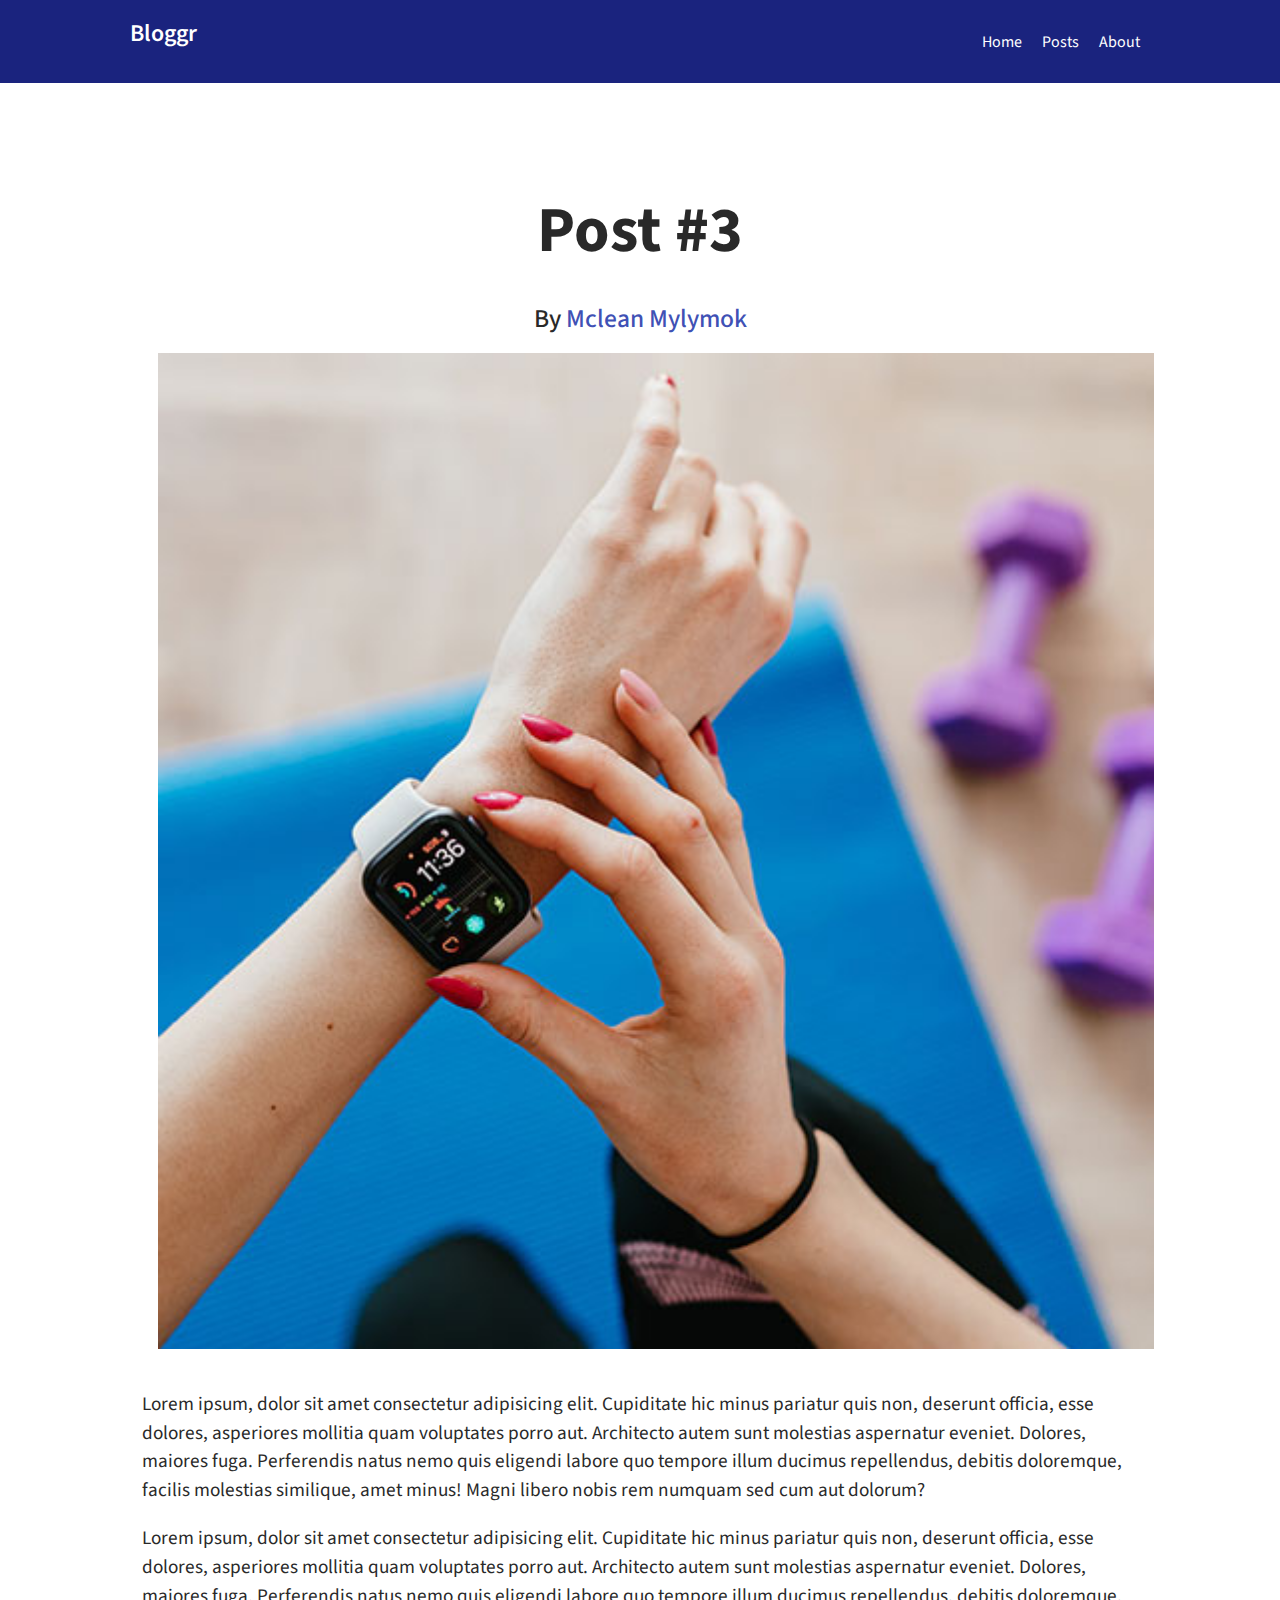
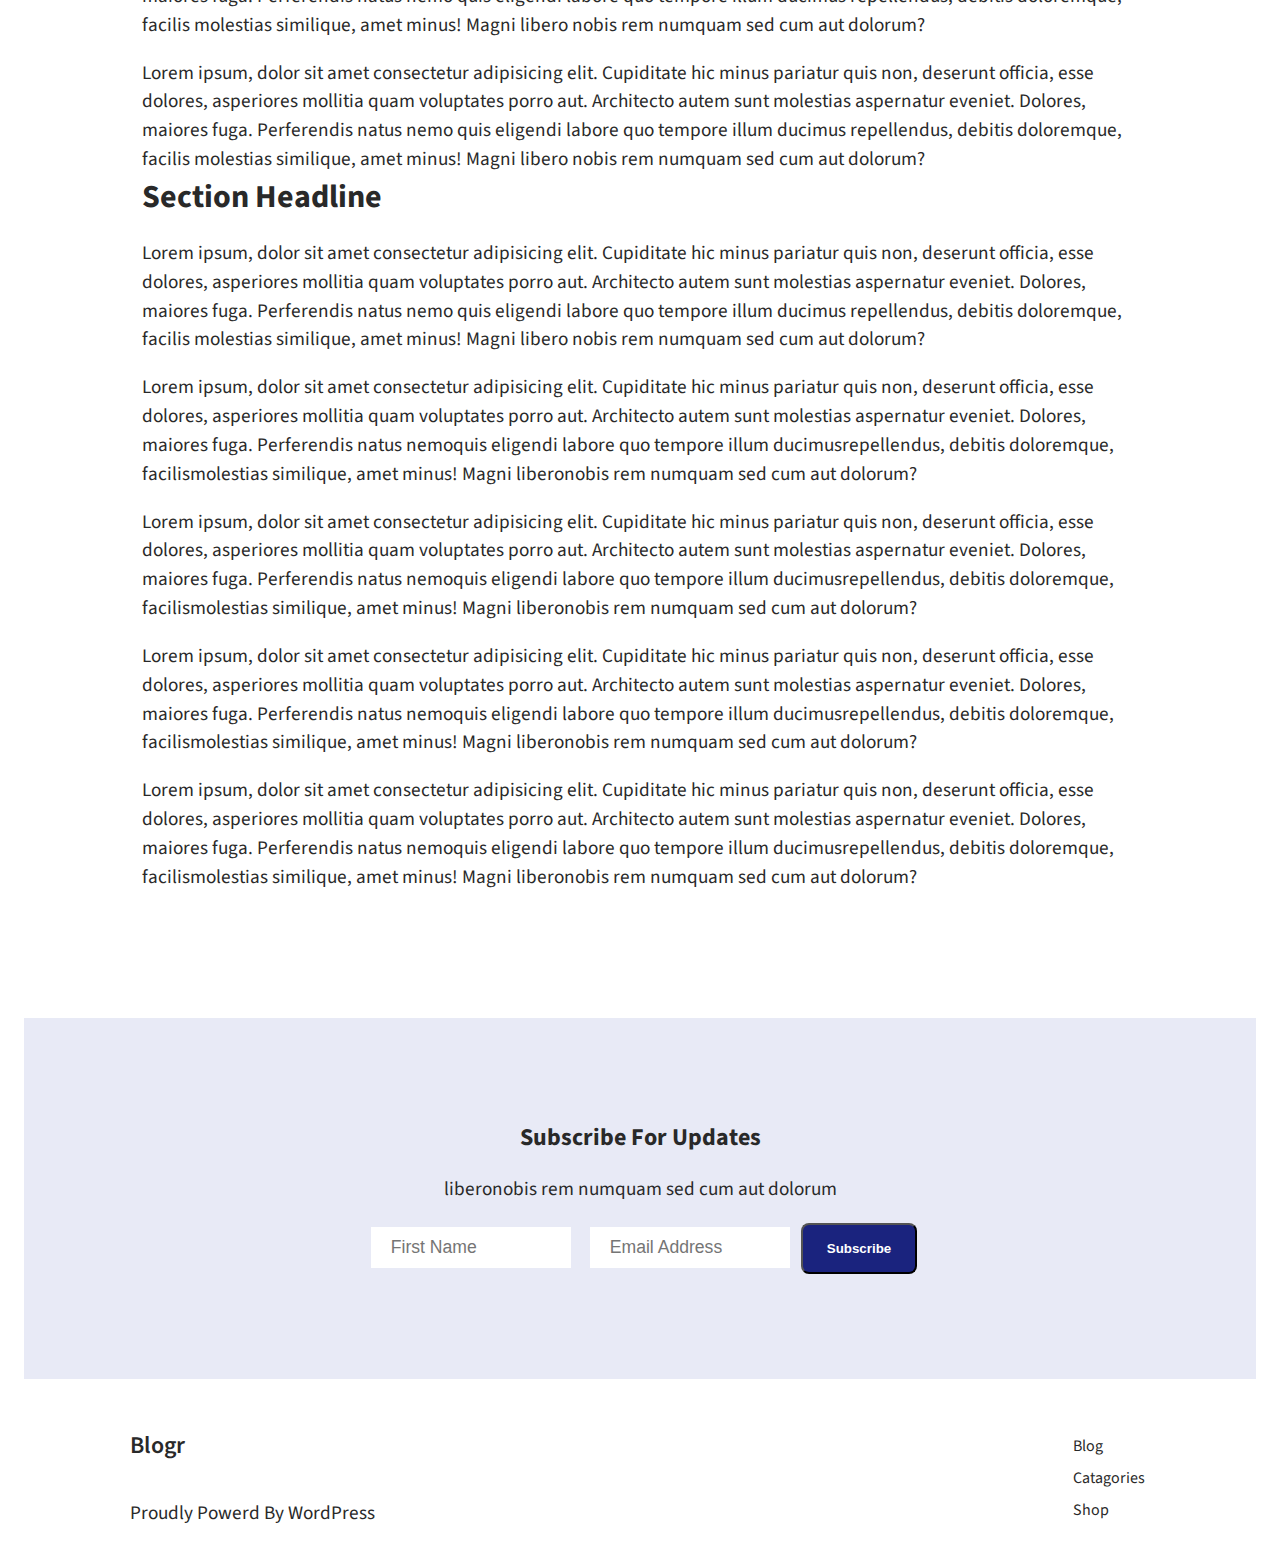
<file: post-4.html>
<!DOCTYPE html>
<html lang="en">
  <head>
    <meta charset="UTF-8" />
    <meta http-equiv="X-UA-Compatible" content="IE=edge" />
    <meta name="viewport" content="width=device-width, initial-scale=1.0" />
    <link rel="stylesheet" href="css/index.css" />
    <body>
    <title>Post 3</title>
  </head>
    <!-- Header -->

    <header>
        <div class="wrapper">
            <div class="nav-content">
                <div class="nav-logo">
                <a href="index.html" class="logo">Bloggr</a>
                </div>
                <nav class="nav-links">
                    <ul> 
                        <li><a href="#" class="nav-link">Home</a></li>
                        <li><a href="#" class="nav-link">Posts</a></li>
                        <li><a href="#" class="nav-link">About</a></li>
                    </ul>
                </nav>
            </div>
        </div>
    </header>
    <main>
        <section class="content">
            <div class="wrapper">
                <div class="main"> 
                    <h1 class="post-title">Post #3</h1>
                    <h2 class="author">By <a href="mclean-mylymok.html"><span>Mclean Mylymok</span></a></h2>
                    <img src="img/blog4.jpg" alt="" class="thumbnail">
                    <p>Lorem ipsum, dolor sit amet consectetur adipisicing elit. Cupiditate hic minus pariatur quis non, deserunt officia, esse dolores, asperiores mollitia quam voluptates porro aut. Architecto autem sunt molestias aspernatur eveniet.
                    Dolores, maiores fuga. Perferendis natus nemo quis eligendi labore quo tempore illum ducimus repellendus, debitis doloremque, facilis molestias similique, amet minus! Magni libero nobis rem numquam sed cum aut dolorum?</p>
                    <p>Lorem ipsum, dolor sit amet consectetur adipisicing elit. Cupiditate hic minus pariatur quis non, deserunt officia, esse dolores, asperiores mollitia quam voluptates porro aut. Architecto autem sunt molestias aspernatur eveniet.
                    Dolores, maiores fuga. Perferendis natus nemo quis eligendi labore quo tempore illum ducimus repellendus, debitis doloremque, facilis molestias similique, amet minus! Magni libero nobis rem numquam sed cum aut dolorum?</p>

                    <p>Lorem ipsum, dolor sit amet consectetur adipisicing elit. Cupiditate hic minus pariatur quis non, deserunt officia, esse dolores, asperiores mollitia quam voluptates porro aut. Architecto autem sunt molestias aspernatur eveniet.
                    Dolores, maiores fuga. Perferendis natus nemo quis eligendi labore quo tempore illum ducimus repellendus, debitis doloremque, facilis molestias similique, amet minus! Magni libero nobis rem numquam sed cum aut dolorum?</p>

                   <h1>Section Headline</h1>
                   <p>Lorem ipsum, dolor sit amet consectetur adipisicing elit. Cupiditate hic minus pariatur quis non, deserunt officia, esse dolores, asperiores mollitia quam voluptates porro aut. Architecto autem sunt molestias aspernatur eveniet.
                    Dolores, maiores fuga. Perferendis natus nemo quis eligendi labore quo tempore illum ducimus repellendus, debitis doloremque, facilis molestias similique, amet minus! Magni libero nobis rem numquam sed cum aut dolorum?</p>

                    <p>Lorem ipsum, dolor sit amet consectetur adipisicing elit. Cupiditate hic minus pariatur quis non, deserunt officia, esse dolores, asperiores mollitia quam voluptates porro aut. Architecto autem sunt molestias aspernatur eveniet.
                     Dolores, maiores fuga. Perferendis natus nemoquis eligendi labore quo tempore illum ducimusrepellendus, debitis doloremque, facilismolestias similique, amet minus! Magni liberonobis rem numquam sed cum aut dolorum?</p>

                    <p>Lorem ipsum, dolor sit amet consectetur adipisicing elit. Cupiditate hic minus pariatur quis non, deserunt officia, esse dolores, asperiores mollitia quam voluptates porro aut. Architecto autem sunt molestias aspernatur eveniet.
                     Dolores, maiores fuga. Perferendis natus nemoquis eligendi labore quo tempore illum ducimusrepellendus, debitis doloremque, facilismolestias similique, amet minus! Magni liberonobis rem numquam sed cum aut dolorum?</p>

                    <p>Lorem ipsum, dolor sit amet consectetur adipisicing elit. Cupiditate hic minus pariatur quis non, deserunt officia, esse dolores, asperiores mollitia quam voluptates porro aut. Architecto autem sunt molestias aspernatur eveniet.
                     Dolores, maiores fuga. Perferendis natus nemoquis eligendi labore quo tempore illum ducimusrepellendus, debitis doloremque, facilismolestias similique, amet minus! Magni liberonobis rem numquam sed cum aut dolorum?</p>

                    <p>Lorem ipsum, dolor sit amet consectetur adipisicing elit. Cupiditate hic minus pariatur quis non, deserunt officia, esse dolores, asperiores mollitia quam voluptates porro aut. Architecto autem sunt molestias aspernatur eveniet.
                     Dolores, maiores fuga. Perferendis natus nemoquis eligendi labore quo tempore illum ducimusrepellendus, debitis doloremque, facilismolestias similique, amet minus! Magni liberonobis rem numquam sed cum aut dolorum?</p>
                </div>
            </div>
            
        </section>
        <section class="email">
          <div class="wrapper">
            <h1>Subscribe For Updates</h1>
            <p>liberonobis rem numquam sed cum aut dolorum</p> 
            <form name="Email Opt In" method="POST" data-netlify="true" onSubmit="submit"  action="/success.html/" bot-field">
              <imput name="bot-field">

                <input type="text" name="First Name" placeholder="First Name" class="field"">
              <input name="Email" type="email" placeholder="Email Address" class="field">
              <button class="btn" type="submit">Subscribe</button>
            </form>
          </div>
        </section>
    </main>
    <footer>
        <div class="wrapper">
        <div class="footer-content">
          <div class="left">
            <a href="index.html" class="logo">Blogr</a>
            <p>Proudly Powerd By WordPress</p>
          </div>
          <div class="right">
            <ul>
              <li><a href="#">Blog</a></li>
              <li><a href="#">Catagories</a></li>
              <li><a href="#">Shop</a></li>
            </ul>
          </div>
        </div>
        </div>
      </footer>
    </body>
  </html>
</file>
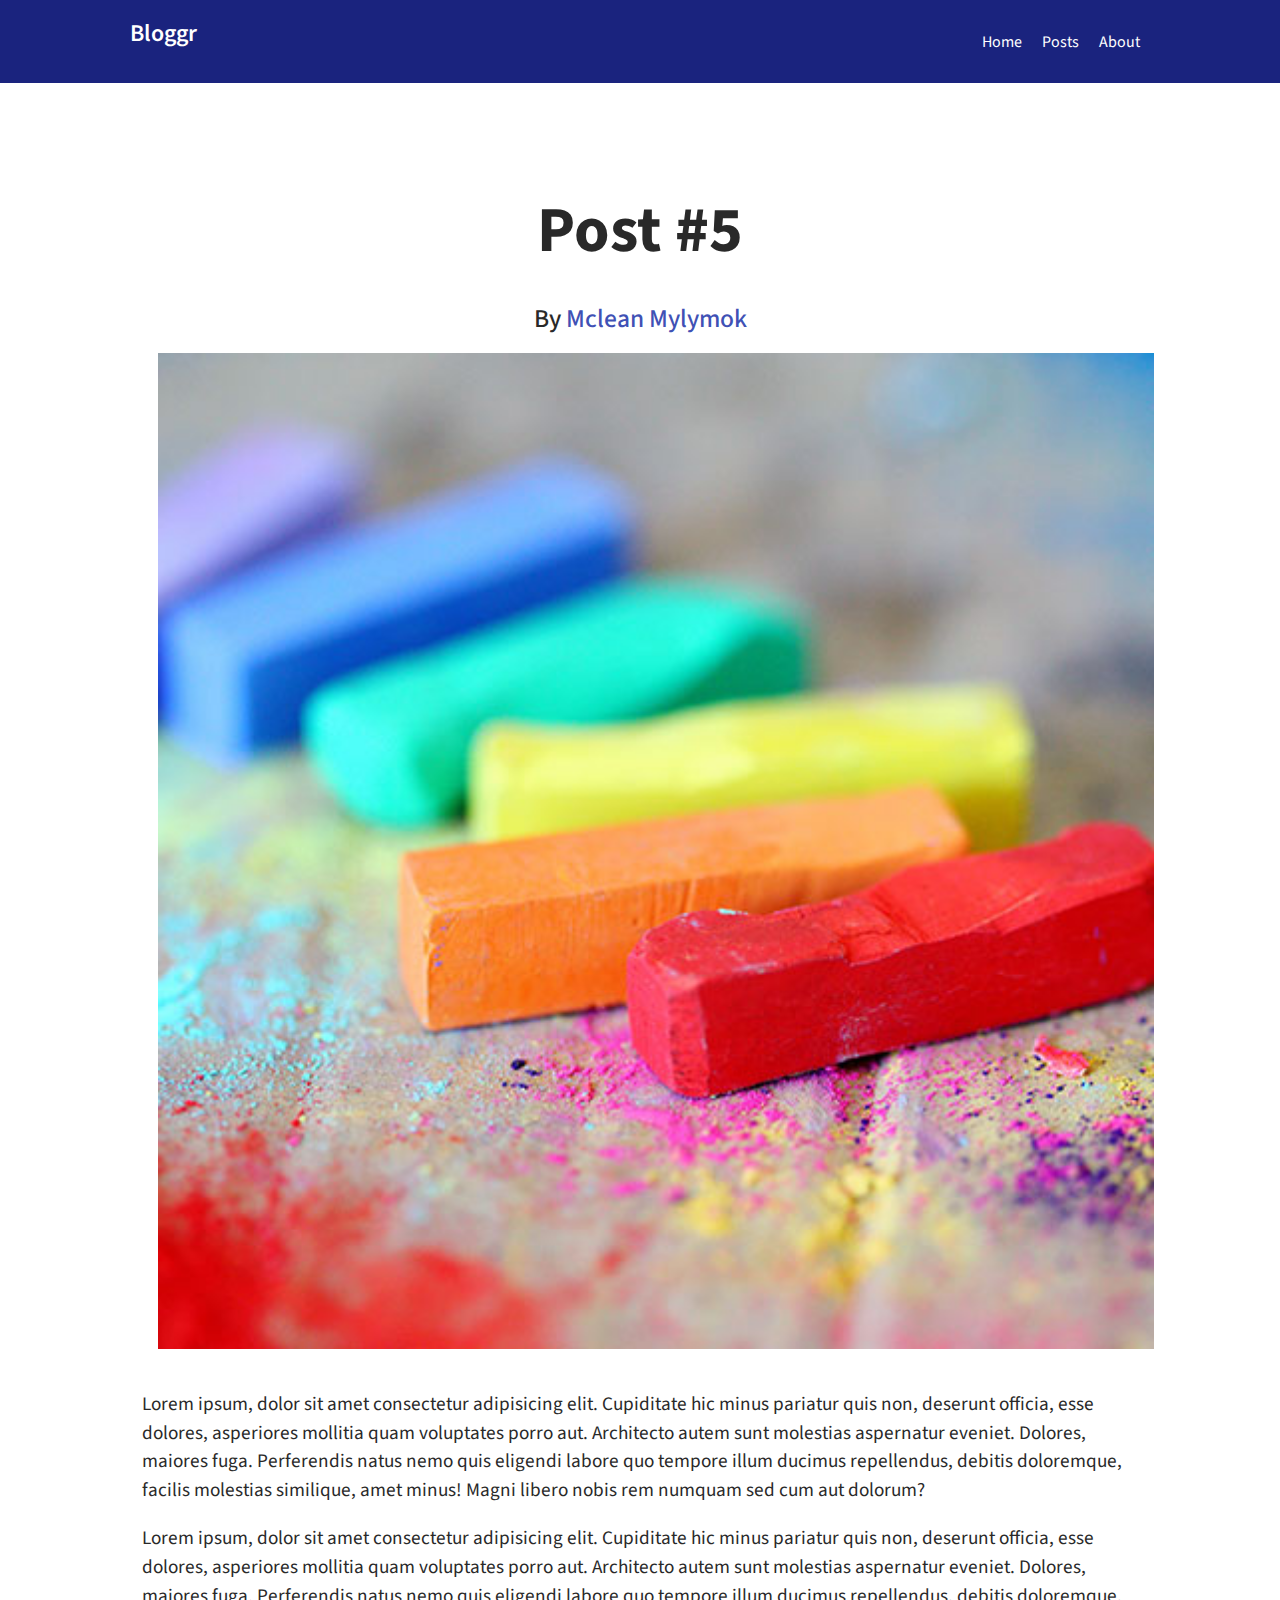
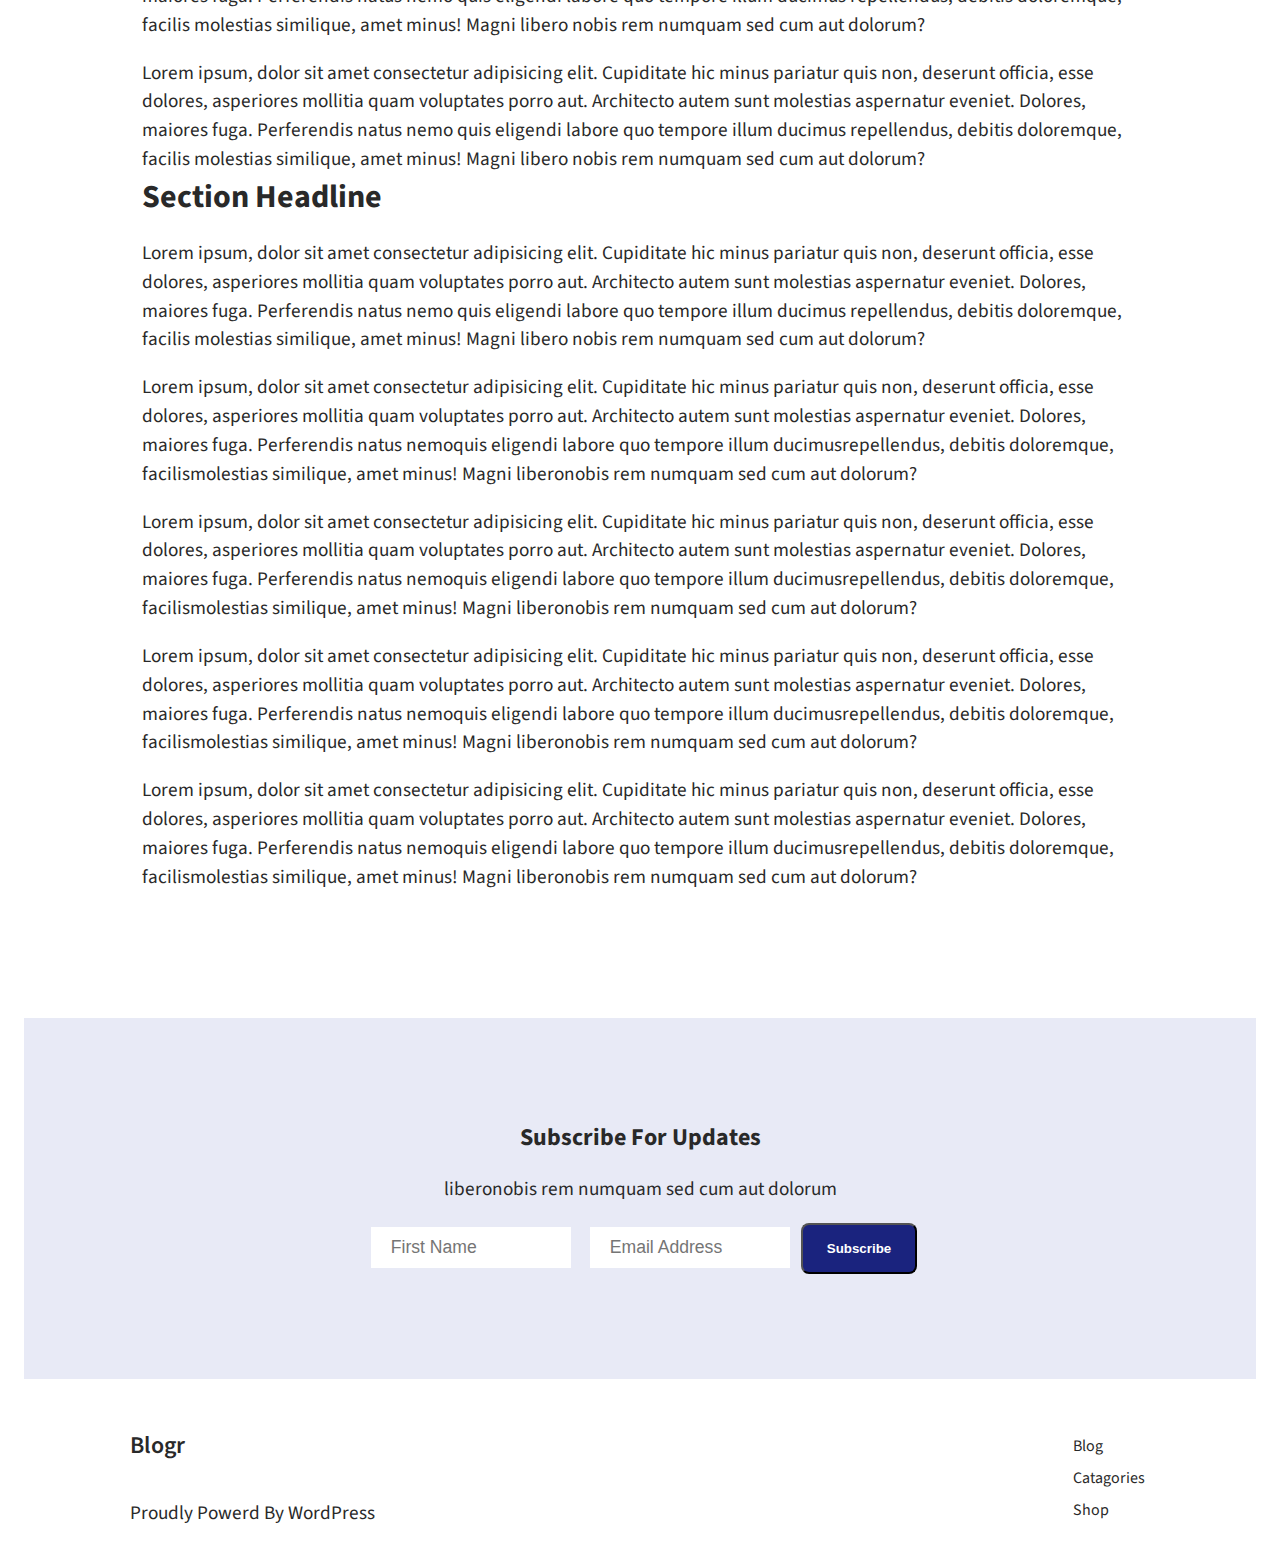
<file: post-5.html>
<!DOCTYPE html>
<html lang="en">
  <head>
    <meta charset="UTF-8" />
    <meta http-equiv="X-UA-Compatible" content="IE=edge" />
    <meta name="viewport" content="width=device-width, initial-scale=1.0" />
    <link rel="stylesheet" href="css/index.css" />
    <body>
    <title>Post 5</title>
  </head>
    <!-- Header -->

    <header>
        <div class="wrapper">
            <div class="nav-content">
                <div class="nav-logo">
                <a href="index.html" class="logo">Bloggr</a>
                </div>
                <nav class="nav-links">
                    <ul> 
                        <li><a href="index.html" class="nav-link">Home</a></li>
                        <li><a href="#" class="nav-link">Posts</a></li>
                        <li><a href="#" class="nav-link">About</a></li>
                    </ul>
                </nav>
            </div>
        </div>
    </header>
    <main>
        <section class="content">
            <div class="wrapper">
                <div class="main"> 
                    <h1 class="post-title">Post #5</h1>
                    <h2 class="author">By <a href="mclean-mylymok.html"><span>Mclean Mylymok</span></a></h2>
                    <img src="img/blog5.jpg" alt="" class="thumbnail">
                    <p>Lorem ipsum, dolor sit amet consectetur adipisicing elit. Cupiditate hic minus pariatur quis non, deserunt officia, esse dolores, asperiores mollitia quam voluptates porro aut. Architecto autem sunt molestias aspernatur eveniet.
                    Dolores, maiores fuga. Perferendis natus nemo quis eligendi labore quo tempore illum ducimus repellendus, debitis doloremque, facilis molestias similique, amet minus! Magni libero nobis rem numquam sed cum aut dolorum?</p>
                    <p>Lorem ipsum, dolor sit amet consectetur adipisicing elit. Cupiditate hic minus pariatur quis non, deserunt officia, esse dolores, asperiores mollitia quam voluptates porro aut. Architecto autem sunt molestias aspernatur eveniet.
                    Dolores, maiores fuga. Perferendis natus nemo quis eligendi labore quo tempore illum ducimus repellendus, debitis doloremque, facilis molestias similique, amet minus! Magni libero nobis rem numquam sed cum aut dolorum?</p>

                    <p>Lorem ipsum, dolor sit amet consectetur adipisicing elit. Cupiditate hic minus pariatur quis non, deserunt officia, esse dolores, asperiores mollitia quam voluptates porro aut. Architecto autem sunt molestias aspernatur eveniet.
                    Dolores, maiores fuga. Perferendis natus nemo quis eligendi labore quo tempore illum ducimus repellendus, debitis doloremque, facilis molestias similique, amet minus! Magni libero nobis rem numquam sed cum aut dolorum?</p>

                   <h1>Section Headline</h1>
                   <p>Lorem ipsum, dolor sit amet consectetur adipisicing elit. Cupiditate hic minus pariatur quis non, deserunt officia, esse dolores, asperiores mollitia quam voluptates porro aut. Architecto autem sunt molestias aspernatur eveniet.
                    Dolores, maiores fuga. Perferendis natus nemo quis eligendi labore quo tempore illum ducimus repellendus, debitis doloremque, facilis molestias similique, amet minus! Magni libero nobis rem numquam sed cum aut dolorum?</p>

                    <p>Lorem ipsum, dolor sit amet consectetur adipisicing elit. Cupiditate hic minus pariatur quis non, deserunt officia, esse dolores, asperiores mollitia quam voluptates porro aut. Architecto autem sunt molestias aspernatur eveniet.
                     Dolores, maiores fuga. Perferendis natus nemoquis eligendi labore quo tempore illum ducimusrepellendus, debitis doloremque, facilismolestias similique, amet minus! Magni liberonobis rem numquam sed cum aut dolorum?</p>

                    <p>Lorem ipsum, dolor sit amet consectetur adipisicing elit. Cupiditate hic minus pariatur quis non, deserunt officia, esse dolores, asperiores mollitia quam voluptates porro aut. Architecto autem sunt molestias aspernatur eveniet.
                     Dolores, maiores fuga. Perferendis natus nemoquis eligendi labore quo tempore illum ducimusrepellendus, debitis doloremque, facilismolestias similique, amet minus! Magni liberonobis rem numquam sed cum aut dolorum?</p>

                    <p>Lorem ipsum, dolor sit amet consectetur adipisicing elit. Cupiditate hic minus pariatur quis non, deserunt officia, esse dolores, asperiores mollitia quam voluptates porro aut. Architecto autem sunt molestias aspernatur eveniet.
                     Dolores, maiores fuga. Perferendis natus nemoquis eligendi labore quo tempore illum ducimusrepellendus, debitis doloremque, facilismolestias similique, amet minus! Magni liberonobis rem numquam sed cum aut dolorum?</p>

                    <p>Lorem ipsum, dolor sit amet consectetur adipisicing elit. Cupiditate hic minus pariatur quis non, deserunt officia, esse dolores, asperiores mollitia quam voluptates porro aut. Architecto autem sunt molestias aspernatur eveniet.
                     Dolores, maiores fuga. Perferendis natus nemoquis eligendi labore quo tempore illum ducimusrepellendus, debitis doloremque, facilismolestias similique, amet minus! Magni liberonobis rem numquam sed cum aut dolorum?</p>
                </div>
            </div>
            
        </section>
        <section class="email">
          <div class="wrapper">
            <h1>Subscribe For Updates</h1>
            <p>liberonobis rem numquam sed cum aut dolorum</p> 
            <form name="Email Opt In" method="POST" data-netlify="true" onSubmit="submit"  action="/success.html/" bot-field">
              <imput name="bot-field">

                <input type="text" name="First Name" placeholder="First Name" class="field"">
              <input name="Email" type="email" placeholder="Email Address" class="field">
              <button class="btn" type="submit">Subscribe</button>
            </form>
          </div>
        </section>
    </main>
    <footer>
        <div class="wrapper">
        <div class="footer-content">
          <div class="left">
            <a href="index.html" class="logo">Blogr</a>
            <p>Proudly Powerd By WordPress</p>
          </div>
          <div class="right">
            <ul>
              <li><a href="#">Blog</a></li>
              <li><a href="#">Catagories</a></li>
              <li><a href="#">Shop</a></li>
            </ul>
          </div>
        </div>
        </div>
      </footer>
    </body>
  </html>
</file>
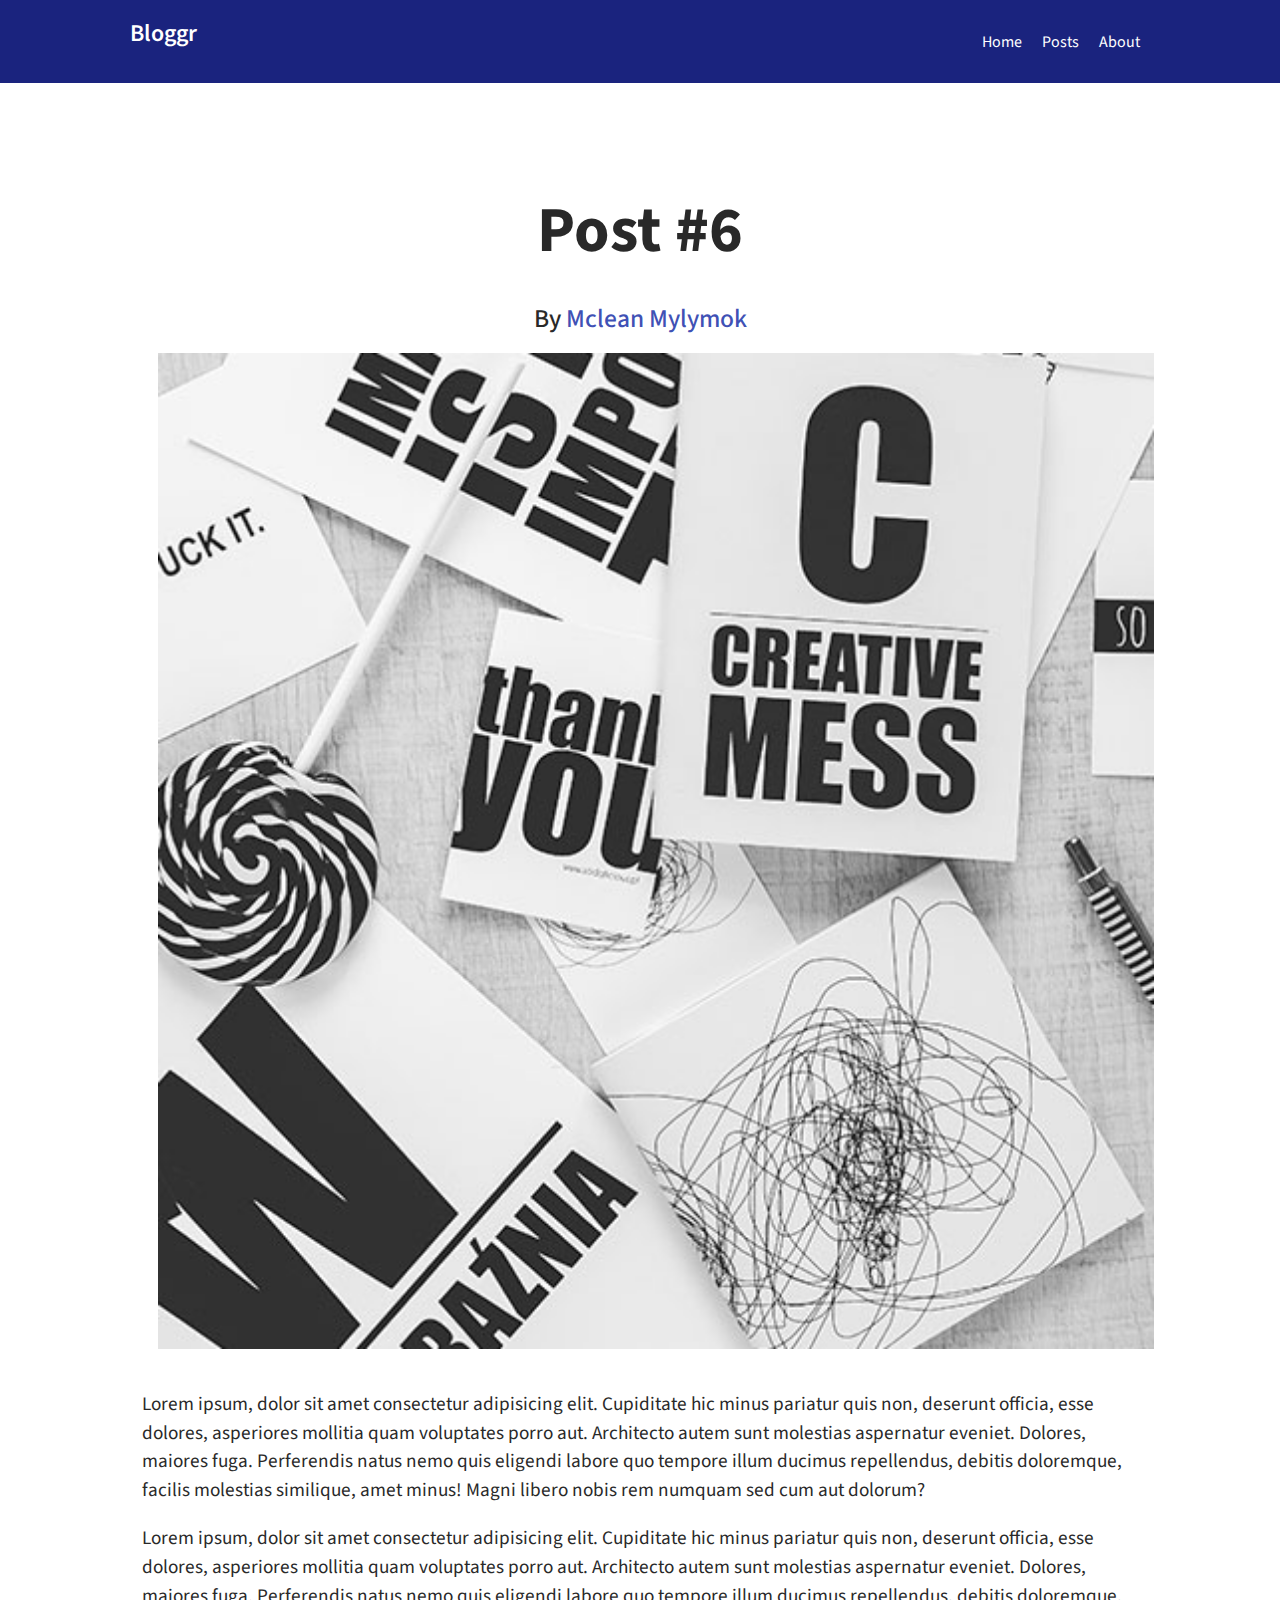
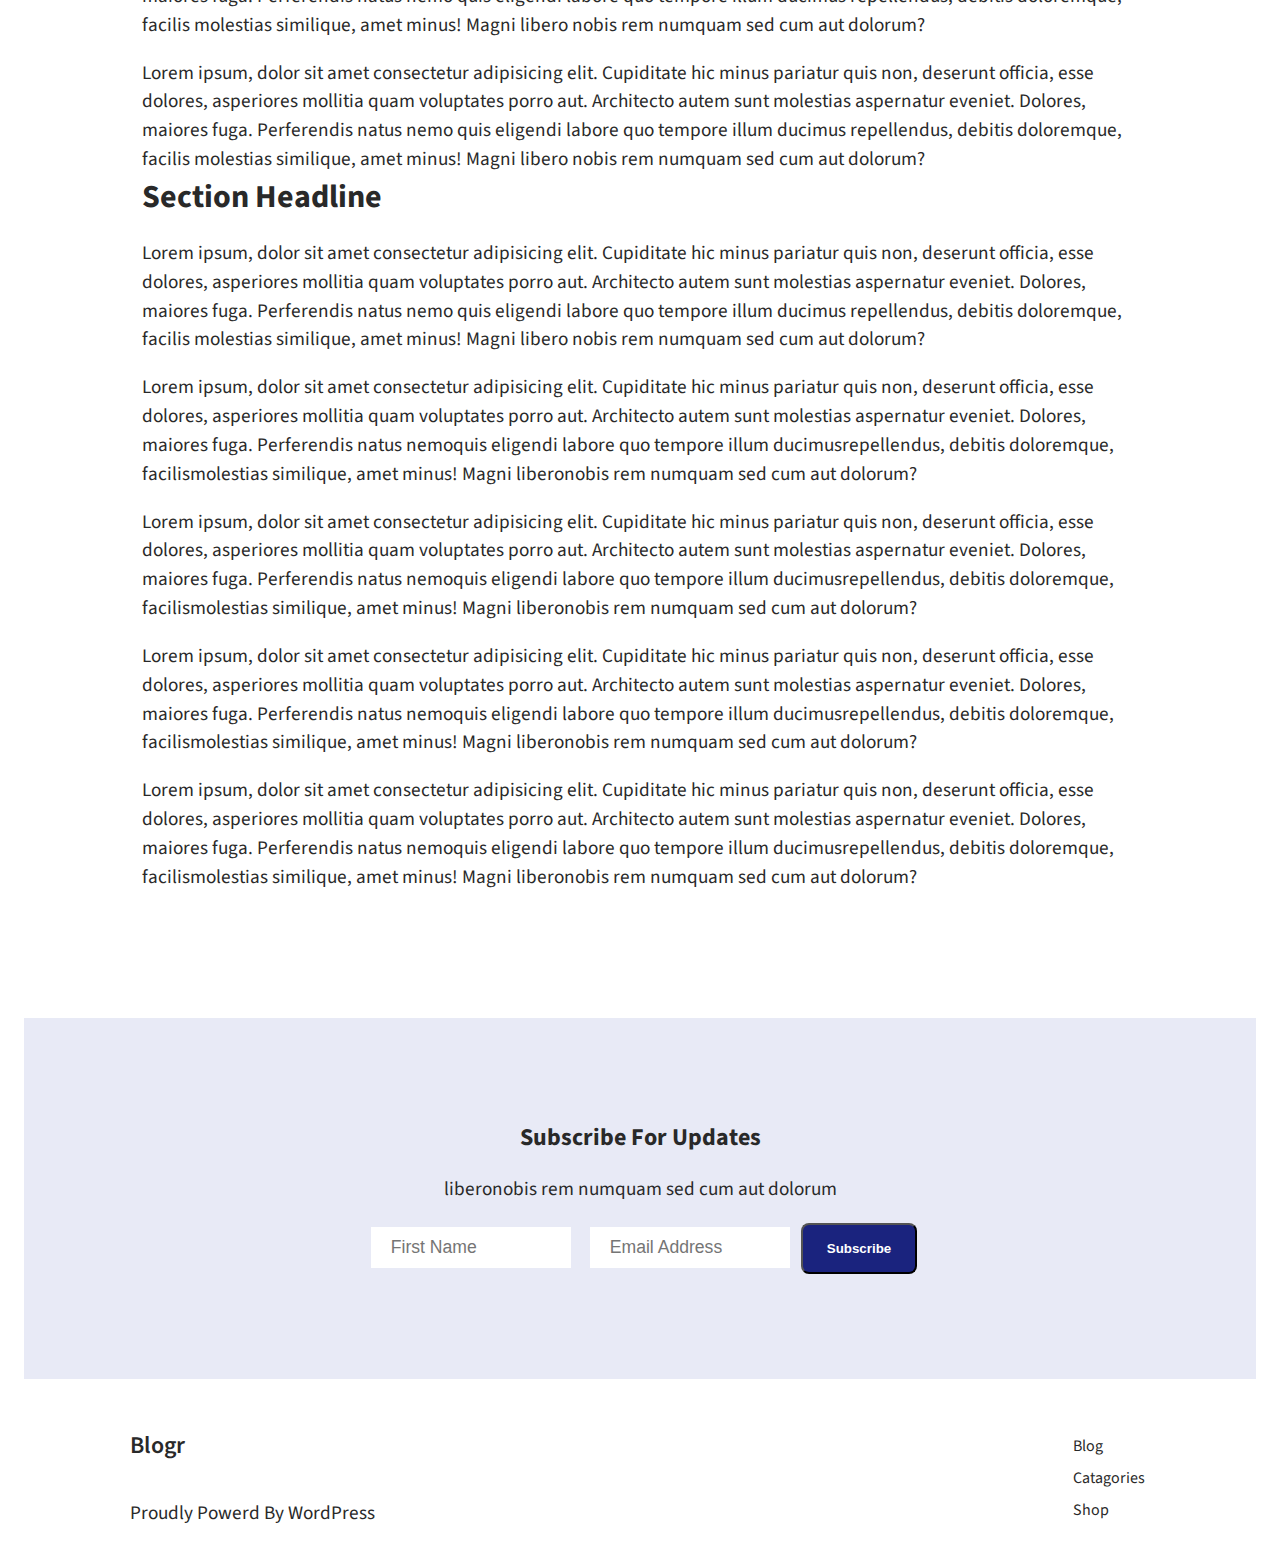
<file: post-6.html>
<!DOCTYPE html>
<html lang="en">
  <head>
    <meta charset="UTF-8" />
    <meta http-equiv="X-UA-Compatible" content="IE=edge" />
    <meta name="viewport" content="width=device-width, initial-scale=1.0" />
    <link rel="stylesheet" href="css/index.css" />
    <body>
    <title>Post 6</title>
  </head>
    <!-- Header -->

    <header>
        <div class="wrapper">
            <div class="nav-content">
                <div class="nav-logo">
                <a href="index.html" class="logo">Bloggr</a>
                </div>
                <nav class="nav-links">
                    <ul> 
                        <li><a href="index.html" class="nav-link">Home</a></li>
                        <li><a href="#" class="nav-link">Posts</a></li>
                        <li><a href="#" class="nav-link">About</a></li>
                    </ul>
                </nav>
            </div>
        </div>
    </header>
    <main>
        <section class="content">
            <div class="wrapper">
                <div class="main"> 
                    <h1 class="post-title">Post #6</h1>
                    <h2 class="author">By <a href="mclean-mylymok.html"><span>Mclean Mylymok</span></a></h2>
                    <img src="img/blog6.jpg" alt="" class="thumbnail">
                    <p>Lorem ipsum, dolor sit amet consectetur adipisicing elit. Cupiditate hic minus pariatur quis non, deserunt officia, esse dolores, asperiores mollitia quam voluptates porro aut. Architecto autem sunt molestias aspernatur eveniet.
                    Dolores, maiores fuga. Perferendis natus nemo quis eligendi labore quo tempore illum ducimus repellendus, debitis doloremque, facilis molestias similique, amet minus! Magni libero nobis rem numquam sed cum aut dolorum?</p>
                    <p>Lorem ipsum, dolor sit amet consectetur adipisicing elit. Cupiditate hic minus pariatur quis non, deserunt officia, esse dolores, asperiores mollitia quam voluptates porro aut. Architecto autem sunt molestias aspernatur eveniet.
                    Dolores, maiores fuga. Perferendis natus nemo quis eligendi labore quo tempore illum ducimus repellendus, debitis doloremque, facilis molestias similique, amet minus! Magni libero nobis rem numquam sed cum aut dolorum?</p>

                    <p>Lorem ipsum, dolor sit amet consectetur adipisicing elit. Cupiditate hic minus pariatur quis non, deserunt officia, esse dolores, asperiores mollitia quam voluptates porro aut. Architecto autem sunt molestias aspernatur eveniet.
                    Dolores, maiores fuga. Perferendis natus nemo quis eligendi labore quo tempore illum ducimus repellendus, debitis doloremque, facilis molestias similique, amet minus! Magni libero nobis rem numquam sed cum aut dolorum?</p>

                   <h1>Section Headline</h1>
                   <p>Lorem ipsum, dolor sit amet consectetur adipisicing elit. Cupiditate hic minus pariatur quis non, deserunt officia, esse dolores, asperiores mollitia quam voluptates porro aut. Architecto autem sunt molestias aspernatur eveniet.
                    Dolores, maiores fuga. Perferendis natus nemo quis eligendi labore quo tempore illum ducimus repellendus, debitis doloremque, facilis molestias similique, amet minus! Magni libero nobis rem numquam sed cum aut dolorum?</p>

                    <p>Lorem ipsum, dolor sit amet consectetur adipisicing elit. Cupiditate hic minus pariatur quis non, deserunt officia, esse dolores, asperiores mollitia quam voluptates porro aut. Architecto autem sunt molestias aspernatur eveniet.
                     Dolores, maiores fuga. Perferendis natus nemoquis eligendi labore quo tempore illum ducimusrepellendus, debitis doloremque, facilismolestias similique, amet minus! Magni liberonobis rem numquam sed cum aut dolorum?</p>

                    <p>Lorem ipsum, dolor sit amet consectetur adipisicing elit. Cupiditate hic minus pariatur quis non, deserunt officia, esse dolores, asperiores mollitia quam voluptates porro aut. Architecto autem sunt molestias aspernatur eveniet.
                     Dolores, maiores fuga. Perferendis natus nemoquis eligendi labore quo tempore illum ducimusrepellendus, debitis doloremque, facilismolestias similique, amet minus! Magni liberonobis rem numquam sed cum aut dolorum?</p>

                    <p>Lorem ipsum, dolor sit amet consectetur adipisicing elit. Cupiditate hic minus pariatur quis non, deserunt officia, esse dolores, asperiores mollitia quam voluptates porro aut. Architecto autem sunt molestias aspernatur eveniet.
                     Dolores, maiores fuga. Perferendis natus nemoquis eligendi labore quo tempore illum ducimusrepellendus, debitis doloremque, facilismolestias similique, amet minus! Magni liberonobis rem numquam sed cum aut dolorum?</p>

                    <p>Lorem ipsum, dolor sit amet consectetur adipisicing elit. Cupiditate hic minus pariatur quis non, deserunt officia, esse dolores, asperiores mollitia quam voluptates porro aut. Architecto autem sunt molestias aspernatur eveniet.
                     Dolores, maiores fuga. Perferendis natus nemoquis eligendi labore quo tempore illum ducimusrepellendus, debitis doloremque, facilismolestias similique, amet minus! Magni liberonobis rem numquam sed cum aut dolorum?</p>
                </div>
            </div>
            
        </section>
        <section class="email">
          <div class="wrapper">
            <h1>Subscribe For Updates</h1>
            <p>liberonobis rem numquam sed cum aut dolorum</p> 
            <form name="Email Opt In" method="POST" data-netlify="true" onSubmit="submit"  action="/success.html/" bot-field">
              <imput name="bot-field">

                <input type="text" name="First Name" placeholder="First Name" class="field"">
              <input name="Email" type="email" placeholder="Email Address" class="field">
              <button class="btn" type="submit">Subscribe</button>
            </form>
          </div>
        </section>
    </main>
    <footer>
        <div class="wrapper">
        <div class="footer-content">
          <div class="left">
            <a href="index.html" class="logo">Blogr</a>
            <p>Proudly Powerd By WordPress</p>
          </div>
          <div class="right">
            <ul>
              <li><a href="#">Blog</a></li>
              <li><a href="#">Catagories</a></li>
              <li><a href="#">Shop</a></li>
            </ul>
          </div>
        </div>
        </div>
      </footer>
    </body>
  </html>
</file>
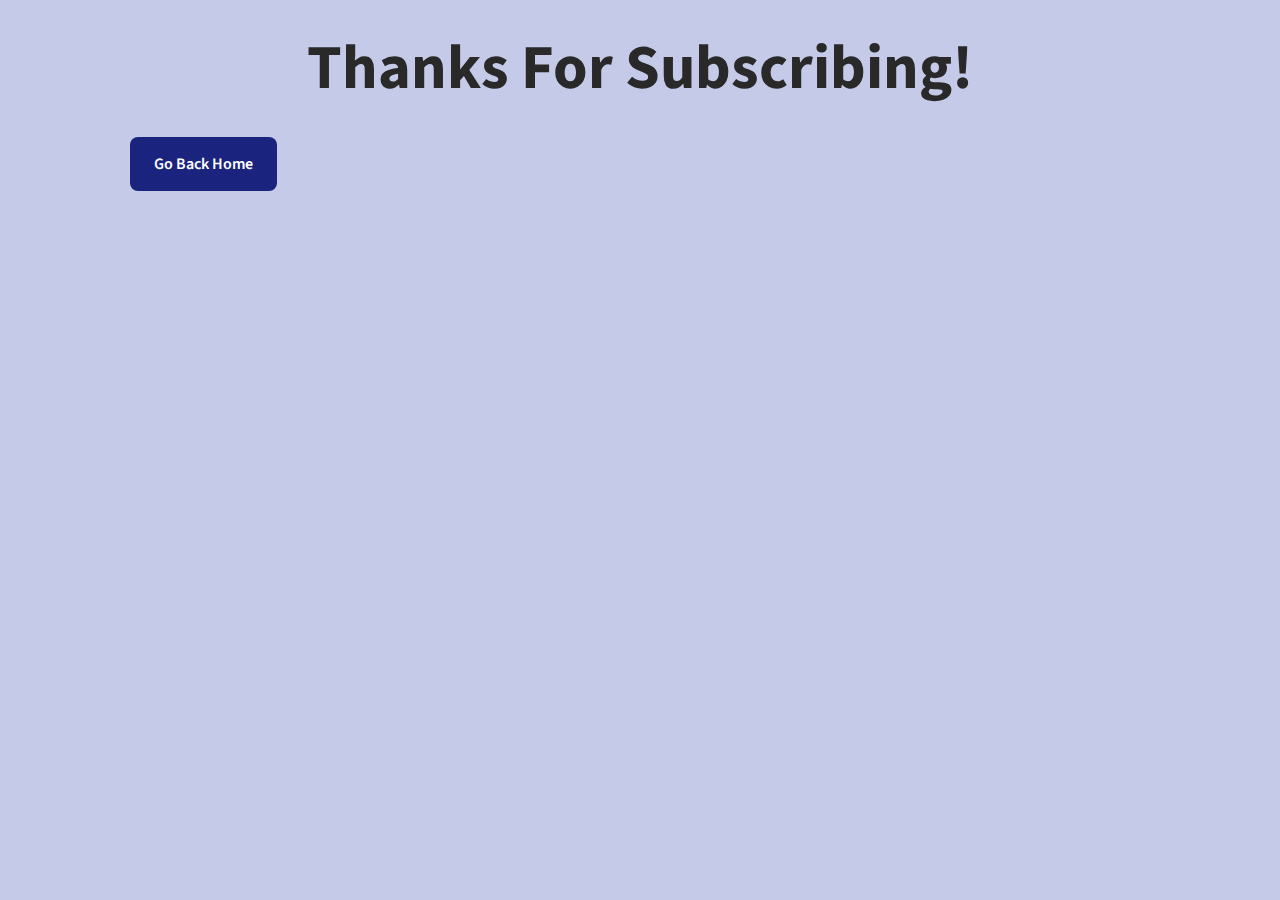
<file: success.html>
<!DOCTYPE html>
<html lang="en">
<head>
    <meta charset="UTF-8">
    <meta http-equiv="X-UA-Compatible" content="IE=edge">
    <meta name="viewport" content="width=device-width, initial-scale=1.0">
    <link rel="stylesheet" href="css/index.css">
    <title>Thanks For Subscribing</title>
</head>
<body>
   <main class="body">
    <section class="success">
        <div class="wrapper">
            <h1 class="success-title">Thanks For Subscribing!</h1>
            <a href="index.html" class="btn success-btn">Go Back Home</a>
        </div>
    </section>
   </main> 
</body>
</html>
</file>
<file: css/index.css>
/* Source Sans Pro */
@import url("https://fonts.googleapis.com/css2?family=Source+Sans+Pro:wght@400;600;700;900&display=swap");

/* Reset */
*,
*::before,
*::after {
  padding: 0;
  margin: 0;
  box-sizing: border-box;
}
html,
body {
  font-family: "Source Sans Pro", sans-serif;
  color: var(--black);
}

/* Colours */
:root {
  --primary-dark: #1a237e;
  --primary-base: #3f51b5;
  --primary-light: #c5cae9;
  --primary-ultra: #e8eaf6;
  --white: #ffffff;
  --black: #292929;
  --shadow: box-shadow: 8px -2px 14px -1px rgba(26,35,126,0.18);
}
/* Highlight Color */
::-moz-selection {
  background-color: var(--primary-base);
  color: var(--primary-ultra);
}

::selection {
  background-color: var(--primary-base);
  color: var(--white);
}
/* Base Styles */
a {
  text-decoration: none;
  color: var(--black);
  display: inline-block;
}
ul,
ol {
  list-style: none;
}
p {
  font-size: 1.2rem;
  line-height: 1.5;
  margin-top: 1.2rem;
}
img {
  width: 100%;
}
.wrapper {
  max-width: 1100px;
  margin: 0 auto;
  overflow: auto;
  padding: 0 40px;
}
.btn {
  background-color: var(--primary-dark);
  color: var(--white);
  padding: 16px 24px;
  border-radius: 8px;
  font-weight: 600;
}
.btn:hover {
  background-color: var(--primary-base);
  border-radius: 10px;
}
/* Header */
header {
  background-color: var(--primary-dark);
  padding: 1rem;
  position: sticky;
}
header a {
  color: var(--white);
}
.nav-content {
  display: flex;
  justify-content: space-between;
  align-items: center;
}
.logo {
  font-size: 1.5rem;
  font-weight: 900;
}
nav ul {
  display: flex;
}
nav ul li {
  padding: 10px;
}
nav ul li a:hover {
  color: var(--primary-light);
}
.active {
  font-weight: 700;
}
/* Hero Section */
.hero {
  background-color: var(--primary-light);
  padding: 8vw;
}

.hero-txt h1 {
  font-size: 4rem;
  padding-bottom: 1.5rem;
}
.hero-txt p {
  font-size: 1.2rem;
  line-height: 1.5;
  padding-bottom: 1.5rem;
  max-width: 750px;
}
/* Posts */
.posts {
  padding: 4vw;
  background: var(--primary-ultra);
}
.section-title {
  font-size: 2.5rem;
  text-align: center;
  margin-bottom: 1.1rem;
}

.post-grid {
  display: grid;
  grid-template-columns: repeat(auto-fit, minmax(300px, 1fr));
  grid-column-gap: 2rem;
  grid-row-gap: 2rem;
}
.post h4 {
  font-size: 2rem;
  margin-bottom: 1rem;
  font-weight: 600;
}
.post p {
  font-size: 1rem;
  line-height: 1.5;
  margin-bottom: 1rem;
}

/* Footer */
footer {
  background-color: var(--white);
  padding: 2vw;
}

.footer-content  {
    display: flex;
    justify-content: space-between;
    align-items: center;
}
.logo {
    font-size: 1.5rem;
    font-weight: 600;
   margin-bottom: 1rem;
}
.left p {
    font-size: 1.2rem;
}
.right ul li  {
    padding: 5px;
}

/* Post Template */
.content {
    padding: 8vw;
}
.post-title {
    font-size: 4rem;
    text-align: center;
}
.author {
    font-size: 1.6rem;
    text-align: center;
    margin-top: 1.5rem;
    font-weight: 500;
}
.author span { 
  color: var(--primary-base);
}
.content p {
    font-size: 1.2rem;
    line-height: 1.5;
    margin-top: 1.2rem;
}
.blockquote {
  background-color: var(--primary-base);
  padding: 4vw;
  text-align: center;
  margin: 1.5rem;
  border-radius: 8px;
}
.blockquote p {
  color: var(--primary-ultra);
  font-size: 2.2rem;
  font-style: italic;
}
.thumbnail {
  margin: 1rem;
}
.email {
  padding: 8vw;
  background-color: var(--primary-ultra);
  box-shadow: var(--shadow);
  margin: 1.5rem;
}
.email h1 {
  font-size: 1.5rem;
  text-align: center;
  margin-bottom: 1rem;
}
.email p {
  font-size: 1.2rem;
  text-align: center;
  margin-bottom: 1rem;
}
form {
  text-align: center;
}
.field {
  border: 0;
  outline: none;
  padding: 10px 20px;
  margin: 0.5rem;
  height: 50%;
  width: 200px;
  font-size: 1.1rem;
}
/* Author Profile */
.info {
 display: flex;
 margin: 1.5rem;
}
.info-right h1 {
  text-align: center;
  margin: 1.5rem;
  font-size: 1.9rem;
  color: var(--primary-dark);
}
.info-right p {
  text-align: center; 
  font-size: 1.1rem;
  color: var(--primary-base);
}
.body {
  background-color: var(--primary-light);
  height: 100vh;
}
.success-title {
  text-align: center;
  font-size: 3.9rem;
  margin: 1.5rem;
}
.success-btn {
  justify-content: center;
}
</file>
